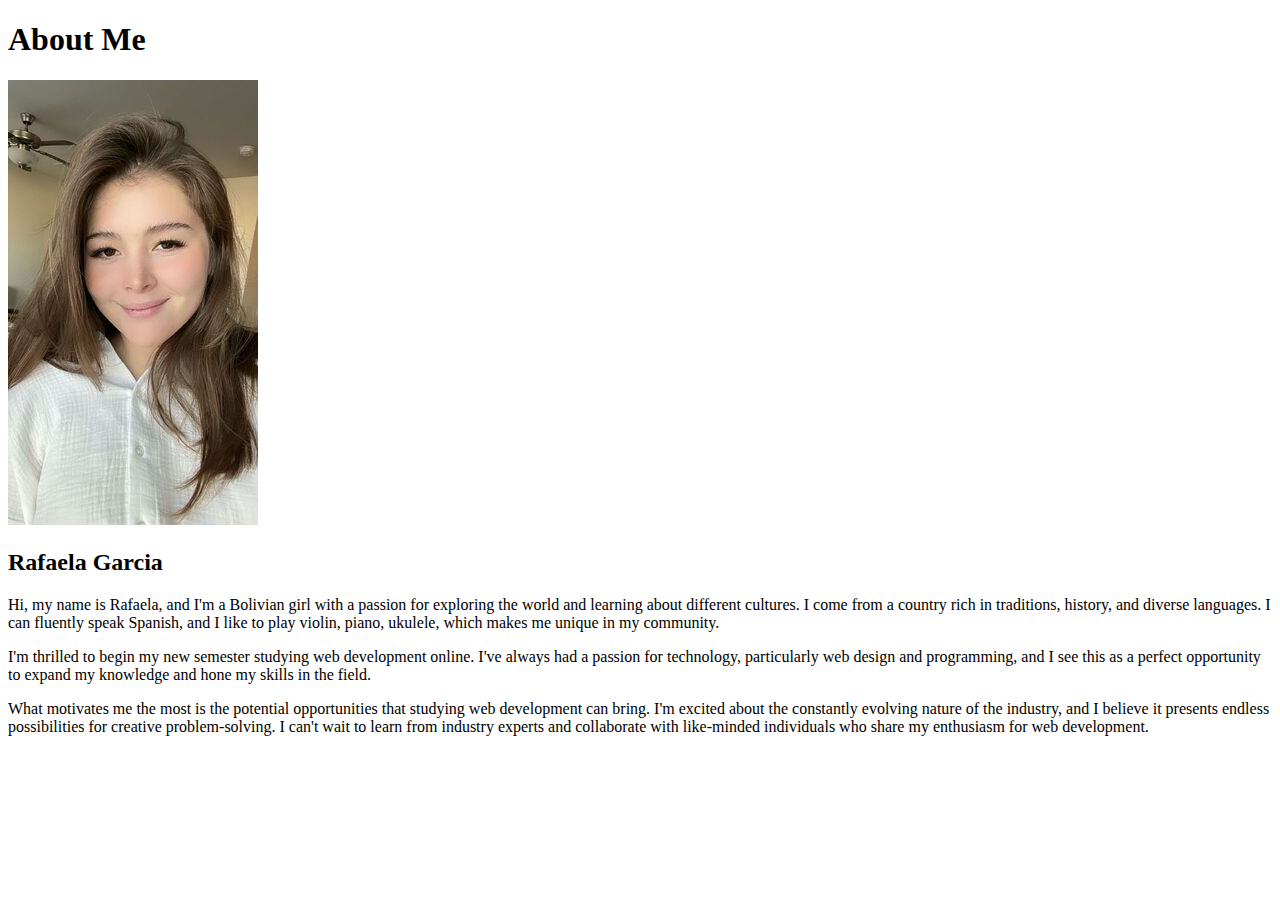
<file: aboutme/index.html>
<!DOCTYPE html>
<html lang="en">
<head>
    <meta charset="UTF-8">
    <meta http-equiv="X-UA-Compatible" content="IE=edge">
    <meta name="viewport" content="width=device-width, initial-scale=1.0">
    <title>All About Me!</title>
</head>
<body>
    
    <h1>About Me</h1>
    <img alt="Rafaela Picture" src="images/rafaela.jpg">
    <h2>Rafaela Garcia</h2>
    
    <p>Hi, my name is Rafaela, and I'm a Bolivian girl with a passion 
    for exploring the world and learning about different cultures. I 
    come from a country rich in traditions, history, and diverse 
    languages. I can fluently speak Spanish, and I like to 
    play violin, piano, ukulele, which makes me 
    unique in my community.</p>
    <p>I'm thrilled to begin my new semester studying web development online. 
    I've always had a passion for technology, particularly web design 
    and programming, and I see this as a perfect opportunity to expand 
    my knowledge and hone my skills in the field.</p>
    <p>What motivates me the most is the potential opportunities that studying
    web development can bring. I'm excited about the constantly evolving 
    nature of the industry, and I believe it presents endless possibilities 
    for creative problem-solving. I can't wait to learn from industry 
    experts and collaborate with like-minded individuals who share my enthusiasm 
    for web development.</p>

</body>
</html>
</file>
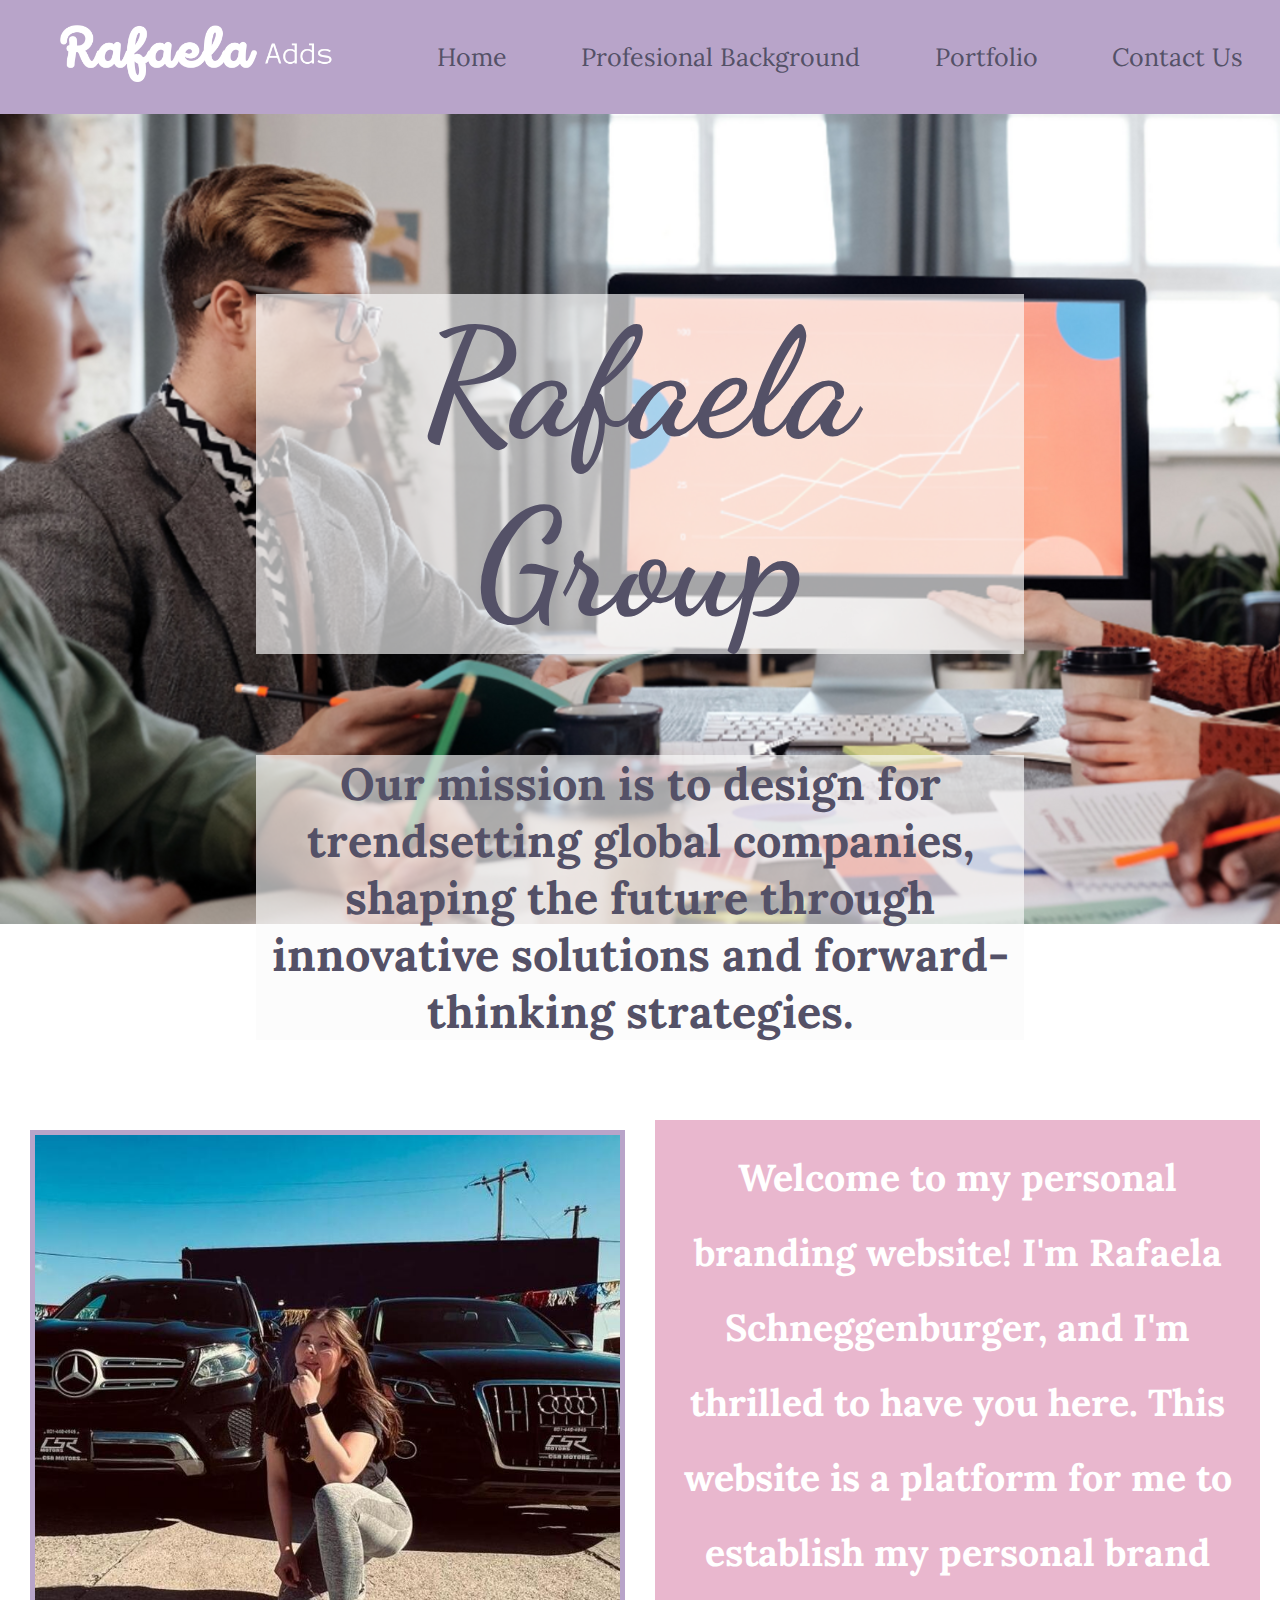
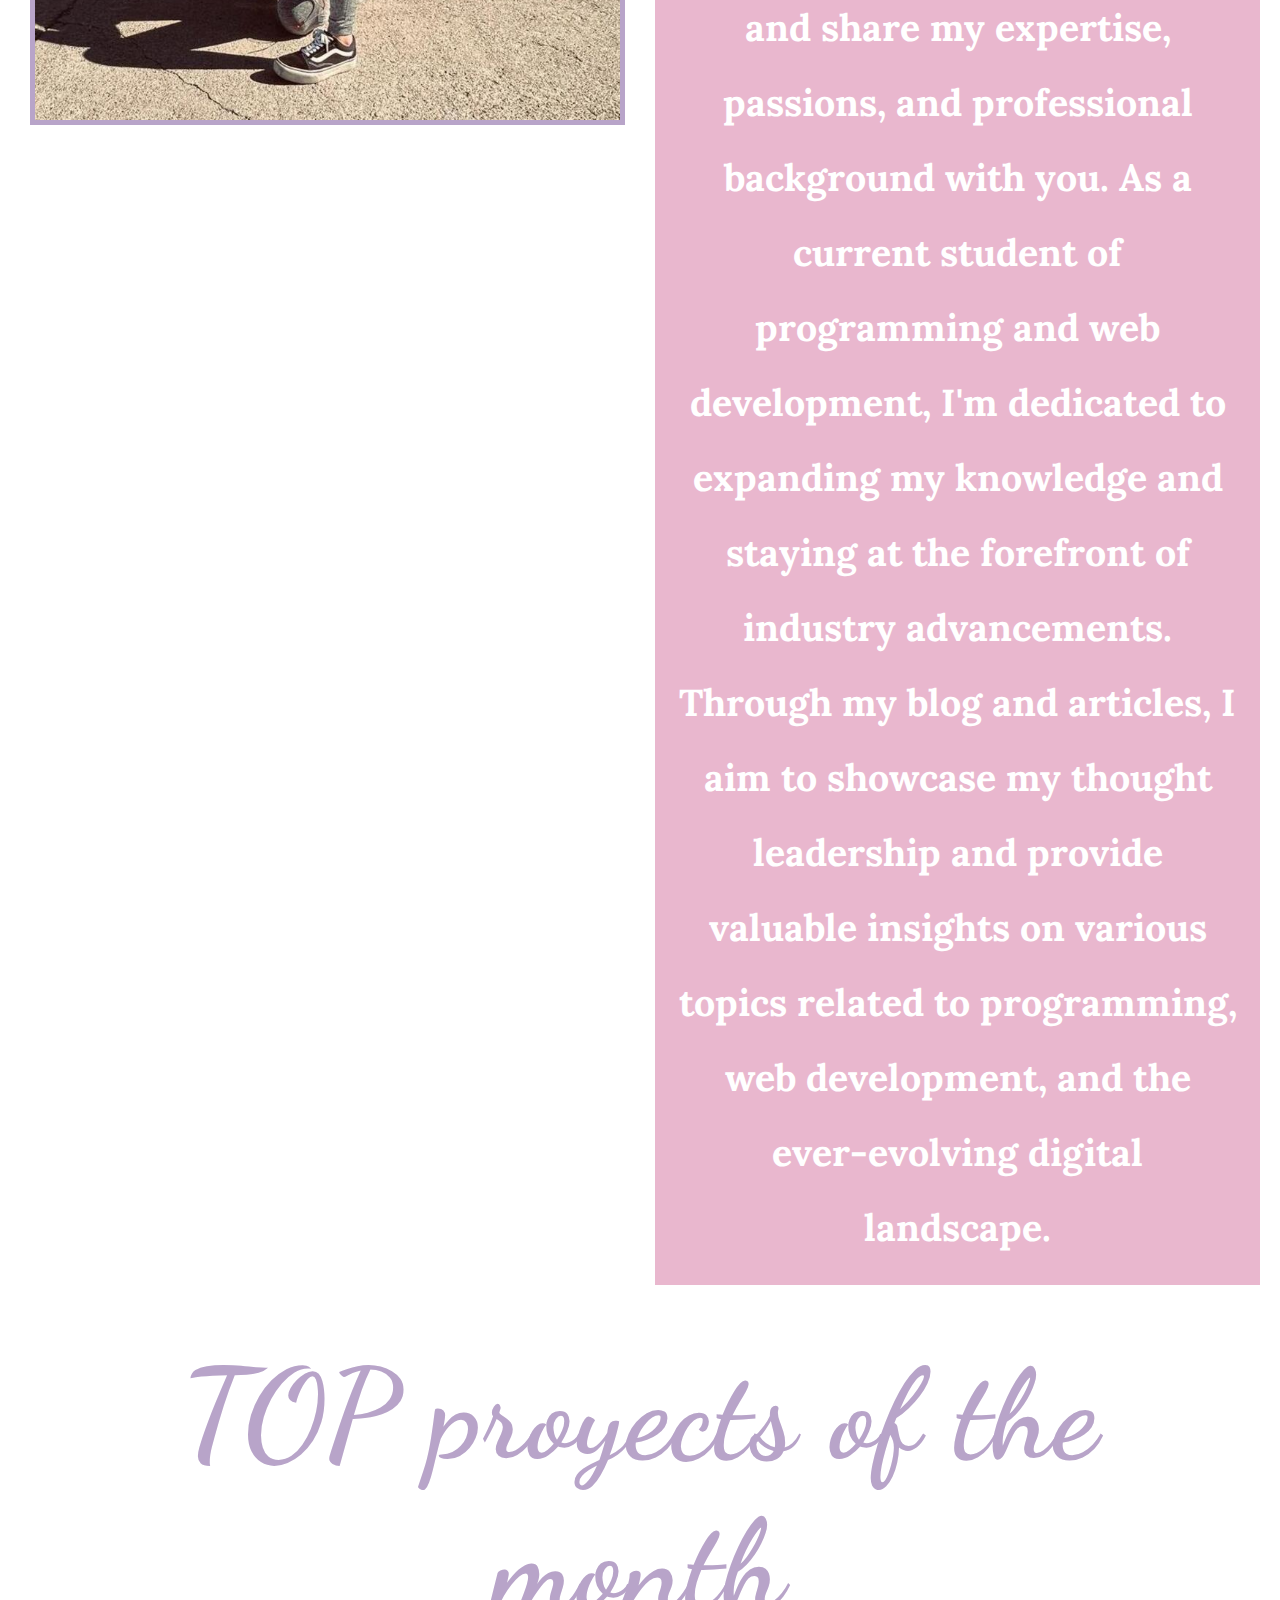
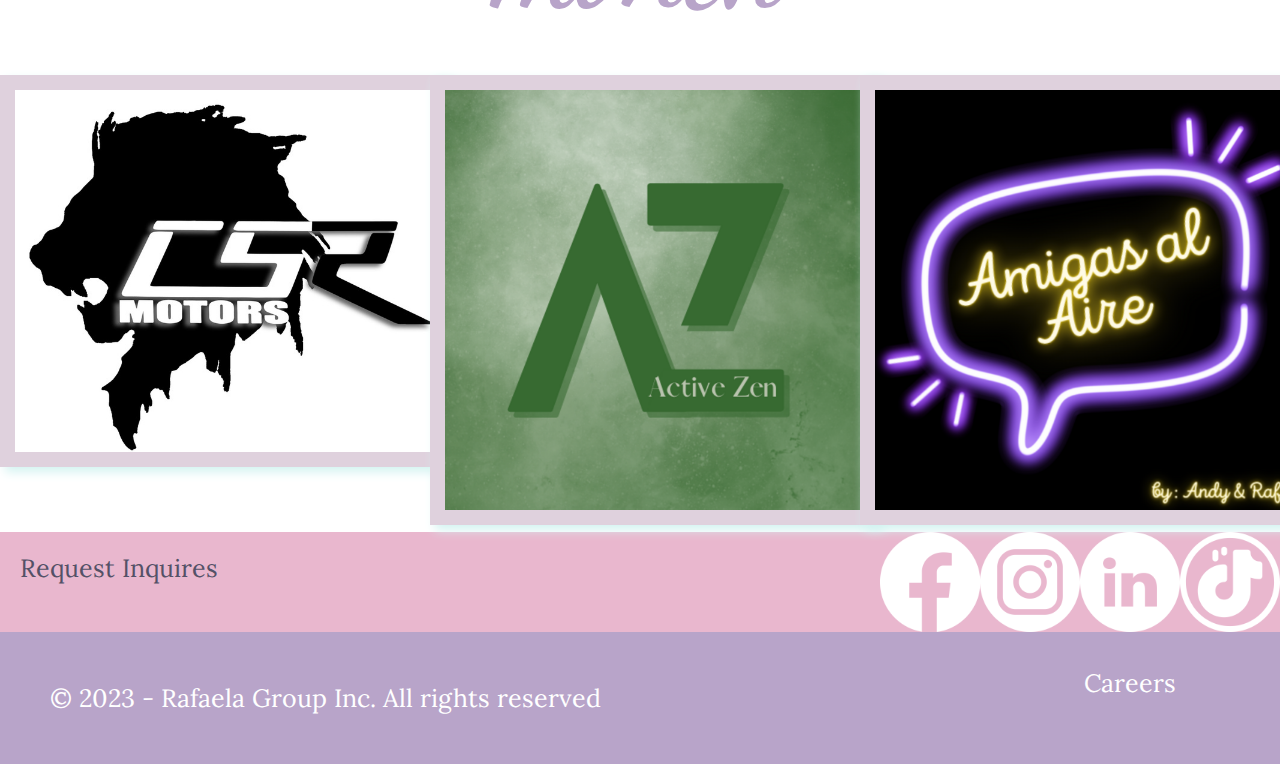
<file: rafaela/index.html>
<!DOCTYPE html>
<html lang="en">
<head>
    <meta charset="UTF-8">
    <meta http-equiv="X-UA-Compatible" content="IE=edge">
    <meta name="viewport" content="width=device-width, initial-scale=1.0">
    <meta name="Rafaela Schneggenburger" content="Rafaela Advertisement">
    <title>Rafaela Group | Advertisement - Personal Branding Website| Home</title>
    <link   rel="stylesheet" href="styles/style.css">
</head>
<body>
    <div>
        <header>
            <a id="logo_link" href="index.html">
                <img class="logo" src="imagen/header.png" alt="Rafaela Advertisement logo">
            </a>
            <nav>
                <a href="index.html">Home</a>
                <a href="professional.html">Profesional Background</a>
                <a href="portfolio.html">Portfolio</a>
                <a href="contactus.html">Contact Us</a>
            </nav>
        </header>
        <div id="home">
            <div id="home-box">
                <img src="imagen/home.png" alt="Home Company">
            </div>
            <section id="home-msg"> 
                <h1 class="home-title">Rafaela Group</h1>               
                <h4 class="home-mission">Our mission is to design for trendsetting global companies, shaping the future through innovative solutions and forward-thinking strategies.</h4>
            </section>
        </div>
        <main>
            <div id="ceo">   
                <div class="rafaela-ceo">
                    <a class="resume-click" href="professional.html">
                        <img class="rafaela-pic" src="imagen/5.jpg" alt="Rafaela Cars">
                    </a>
                </div>
                <div class="info">
                    <h1 class="info-company">
                    Welcome to my personal branding website! 
                    I'm Rafaela Schneggenburger, and I'm thrilled 
                    to have you here. This website is a platform 
                    for me to establish my personal brand and 
                    share my expertise, passions, and professional 
                    background with you. As a current student of 
                    programming and web development, I'm dedicated 
                    to expanding my knowledge and staying at the 
                    forefront of industry advancements. Through 
                    my blog and articles, I aim to showcase my 
                    thought leadership and provide valuable 
                    insights on various topics related to 
                    programming, web development, and the 
                    ever-evolving digital landscape.</h1>
                </div>
            </div>
            <section class="category">
                <h2>TOP proyects of the month</h2>
            </section>
            <div id="proyects">
                <a class="csr" href="https://www.csrmotor.com/" target="_blank">
                    <img class="proyect-img" src="imagen/csr.jpg" alt="csr icon">
                </a>
                <a class="active" href="https://www.activezenwear.com/" target="_blank">
                    <img class="proyect-img" src="imagen/active.png" alt="active icon">
                </a>
                <a class="rafting" href="https://amigas.html" target="_blank">
                    <img class="proyect-img" src="imagen/amigas.png" alt="amigas icon">
                </a>
            </div>
            <div id="upper">
                <a class='request' href="contactus.html">Request Inquires</a>
                <a href="https://facebook.com" target="_blank">
                    <img class="social" src="imagen/facebook.png" alt="fb icon">
                </a>
                <a href="https://instagram.com" target="_blank">
                    <img class="social" src="imagen/instagram.png" alt="instagram icon">
                </a>
                <a href="https://linkedin.com" target="_blank">
                    <img class="social" src="imagen/Linkedin.png" alt="linkedin icon">
                </a>
                <a href="https://tiktok.com" target="_blank">
                    <img class="social" src="imagen/tiktok.png" alt="tiktok icon">
                </a>
            </div>     
        </main>
        <footer>
            <div id="last">
                <p> &copy; 2023 - Rafaela Group Inc. All rights reserved</p>
                <a class="last-career" href="careers.html">Careers</a>
            </div>
            
        </footer>
    </div>
</body>
</html>
</file>
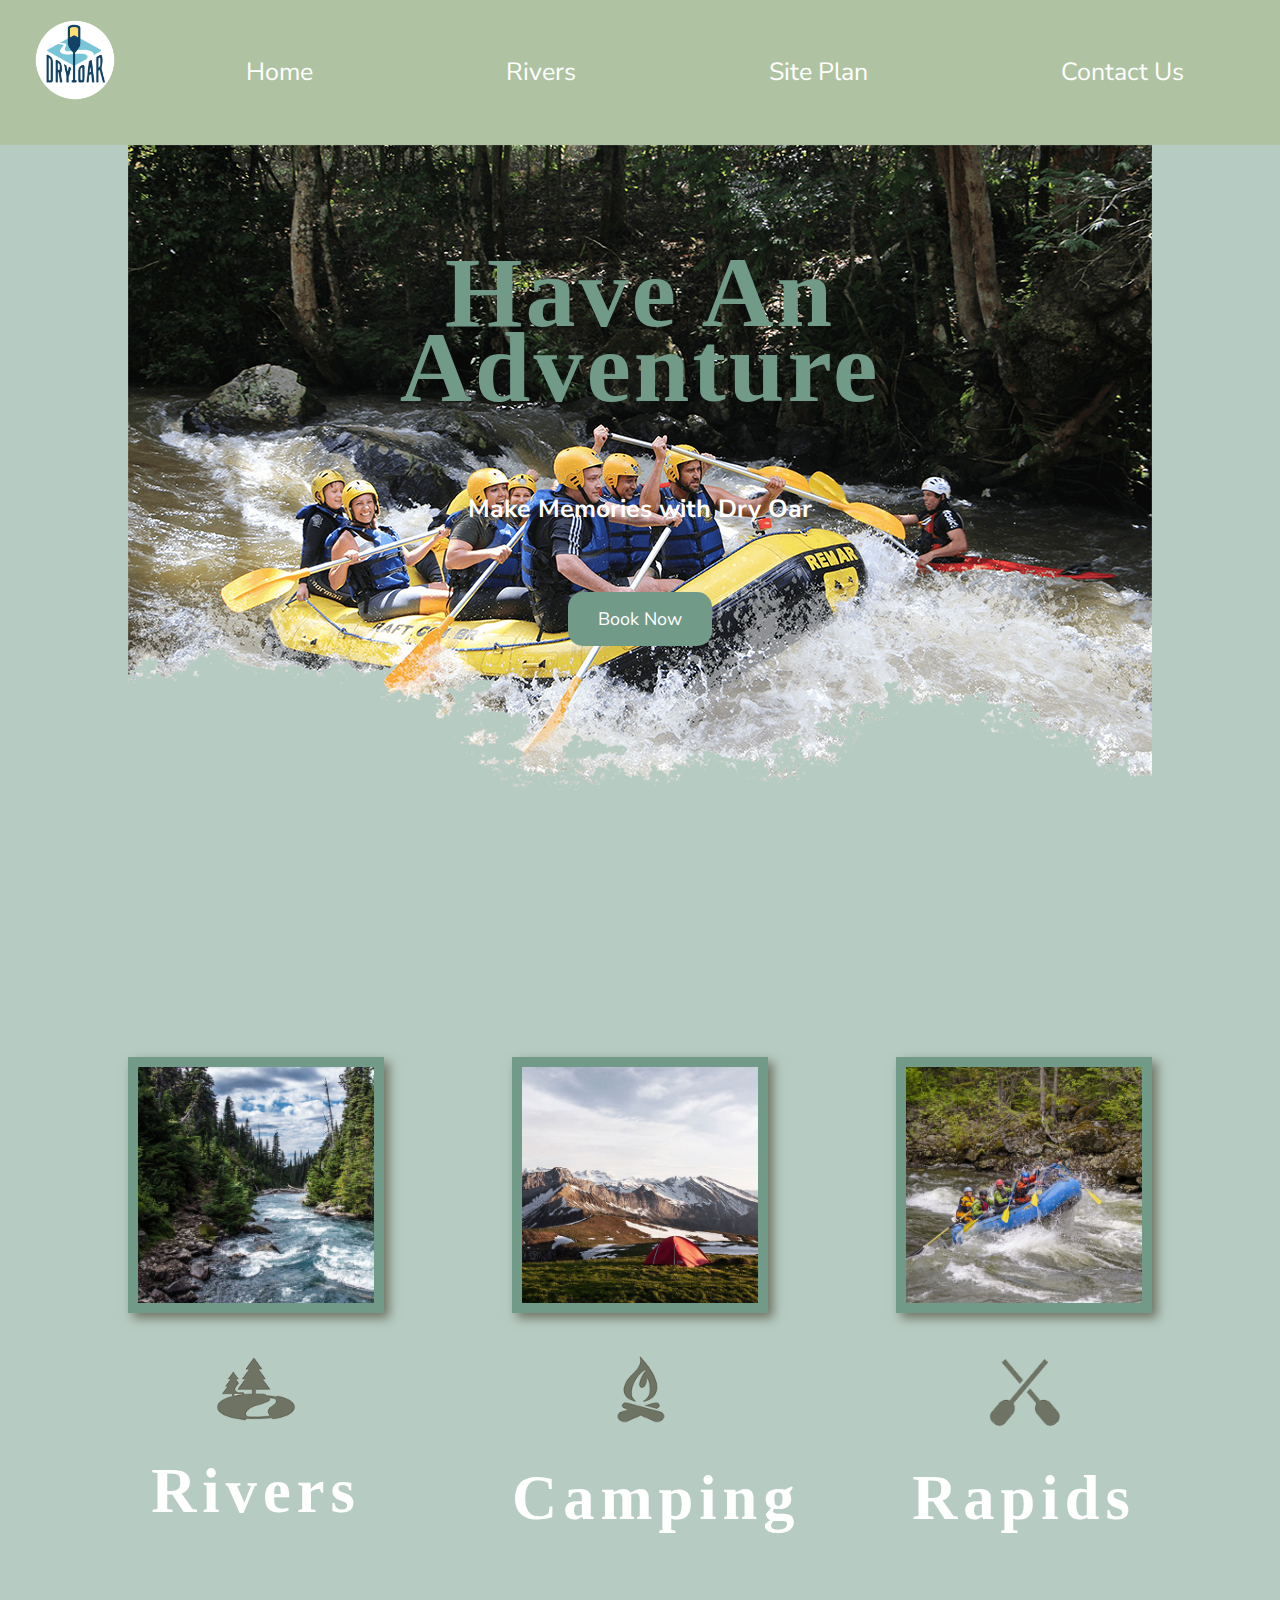
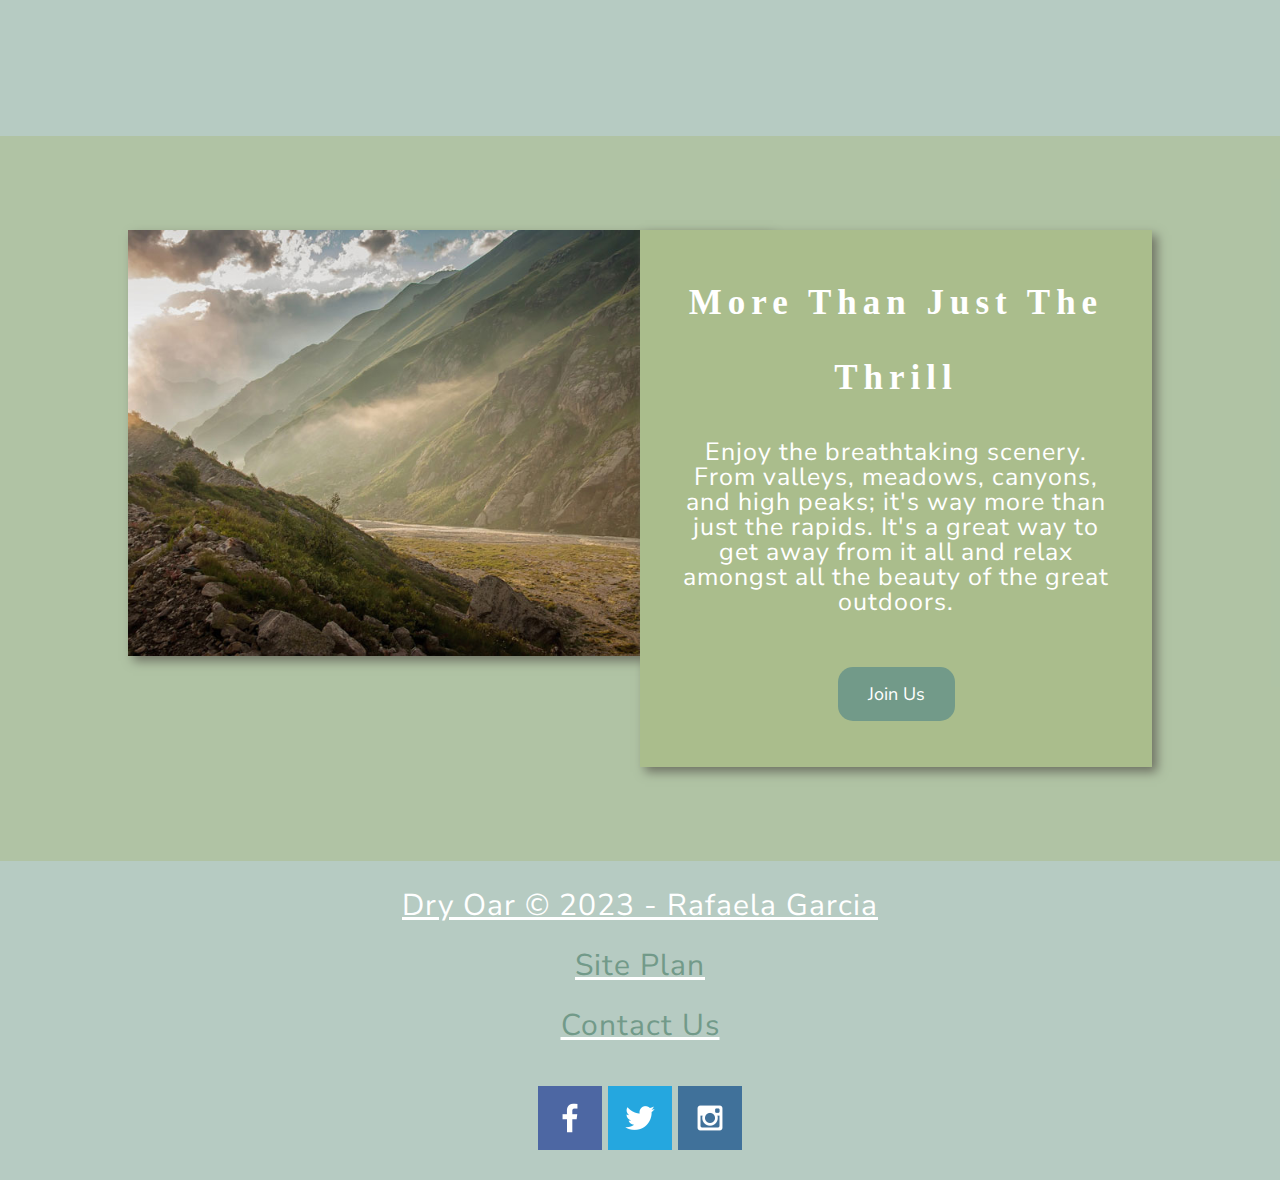
<file: wwr/index.html>
<!DOCTYPE html>
<html lang="en">
<head>
    <meta charset="UTF-8">
    <meta http-equiv="X-UA-Compatible" content="IE=edge">
    <meta name="viewport" content="width=device-width, initial-scale=1.0">
    <title>Whitewater Rafting Vacations | Dry Oar Boating | Home</title>
    <link   rel="stylesheet" href="styles/style.css">
</head>
<body>
    <div id="content">
        <header>
            <a id="logo_link" href="index.html">
                <img class="logo" src="images/logo.png" alt="Dry Oar Logo">
            </a>
            <nav>
                <a href="index.html">Home</a>
                <a href="rivers.html">Rivers</a>
                <a href="site-plan-rafting.html">Site Plan</a>
                <a href="contactus.html">Contact Us</a>
            </nav>
        </header>
        <div id="hero">
            <div id="hero-box">
                <img id="hero-img" src="images/hero.png" alt="People enjoying white water rafting">
            </div>
            <section id="hero-msg">
                <h1 class="home-title">Have An Adventure</h1>
                <h4>Make Memories with Dry Oar</h4>
                <div class="button-box">
                    <a class="book" href="contactus.html">Book Now</a>
                </div>
            </section>
        </div>
        <main class="home-grid">
            <section class="rivers-card">
                <img class="card-img" src="images/rivers.jpg" alt="river in forest">
                <img class="icon" src="images/river_icon.png" alt="river icon">
                <h2>Rivers</h2>
            </section>
            <section class="camping-card">
                <img class="card-img" src="images/camping.jpg" alt="tent in mountains">
                <img class="icon" src="images/fire_icon.png" alt="fire icon">
                <h2>Camping</h2>
            </section>
            <section class="rapids-card">
                <img class="card-img" src="images/rapids.jpg" alt="rafting boat">
                <img class="icon" src="images/oars.png" alt="oars icon">
                <h2>Rapids</h2>
            </section>
            <div id="background"></div>
            <img class="mountains" src="images/mountains.jpg" alt="Misty mountains">
            <section class="msg">
                <h2>More Than Just The Thrill</h2>
                <p>Enjoy the breathtaking scenery. From valleys, meadows, canyons, and high peaks; it's way more than just the rapids. It's a great way to get away from it all and relax amongst all the beauty of the great outdoors. </p>
                <a class='join' href="rivers.html">Join Us</a>
            </section>
        </main>
        <footer>
            <p>Dry Oar &copy; 2023 - Rafaela Garcia</p>
            <p><a href="site-plan-rafting.html">Site Plan</a></p>
            <p><a href="contactus.html">Contact Us</a></p>
            <div class="social">
                <a href="https://facebook.com" target="_blank">
                    <img src="images/facebook.png" alt="fb icon">
                </a>
                <a href="https://twitter.com" target="_blank">
                    <img src="images/twitter.png" alt="twitter icon">
                </a>
                <a href="https://instagram.com" target="_blank">
                    <img src="images/instagram.png" alt="instagram icon">
                </a>
            </div>
        </footer>
    </div>
</body>
</html>
</file>
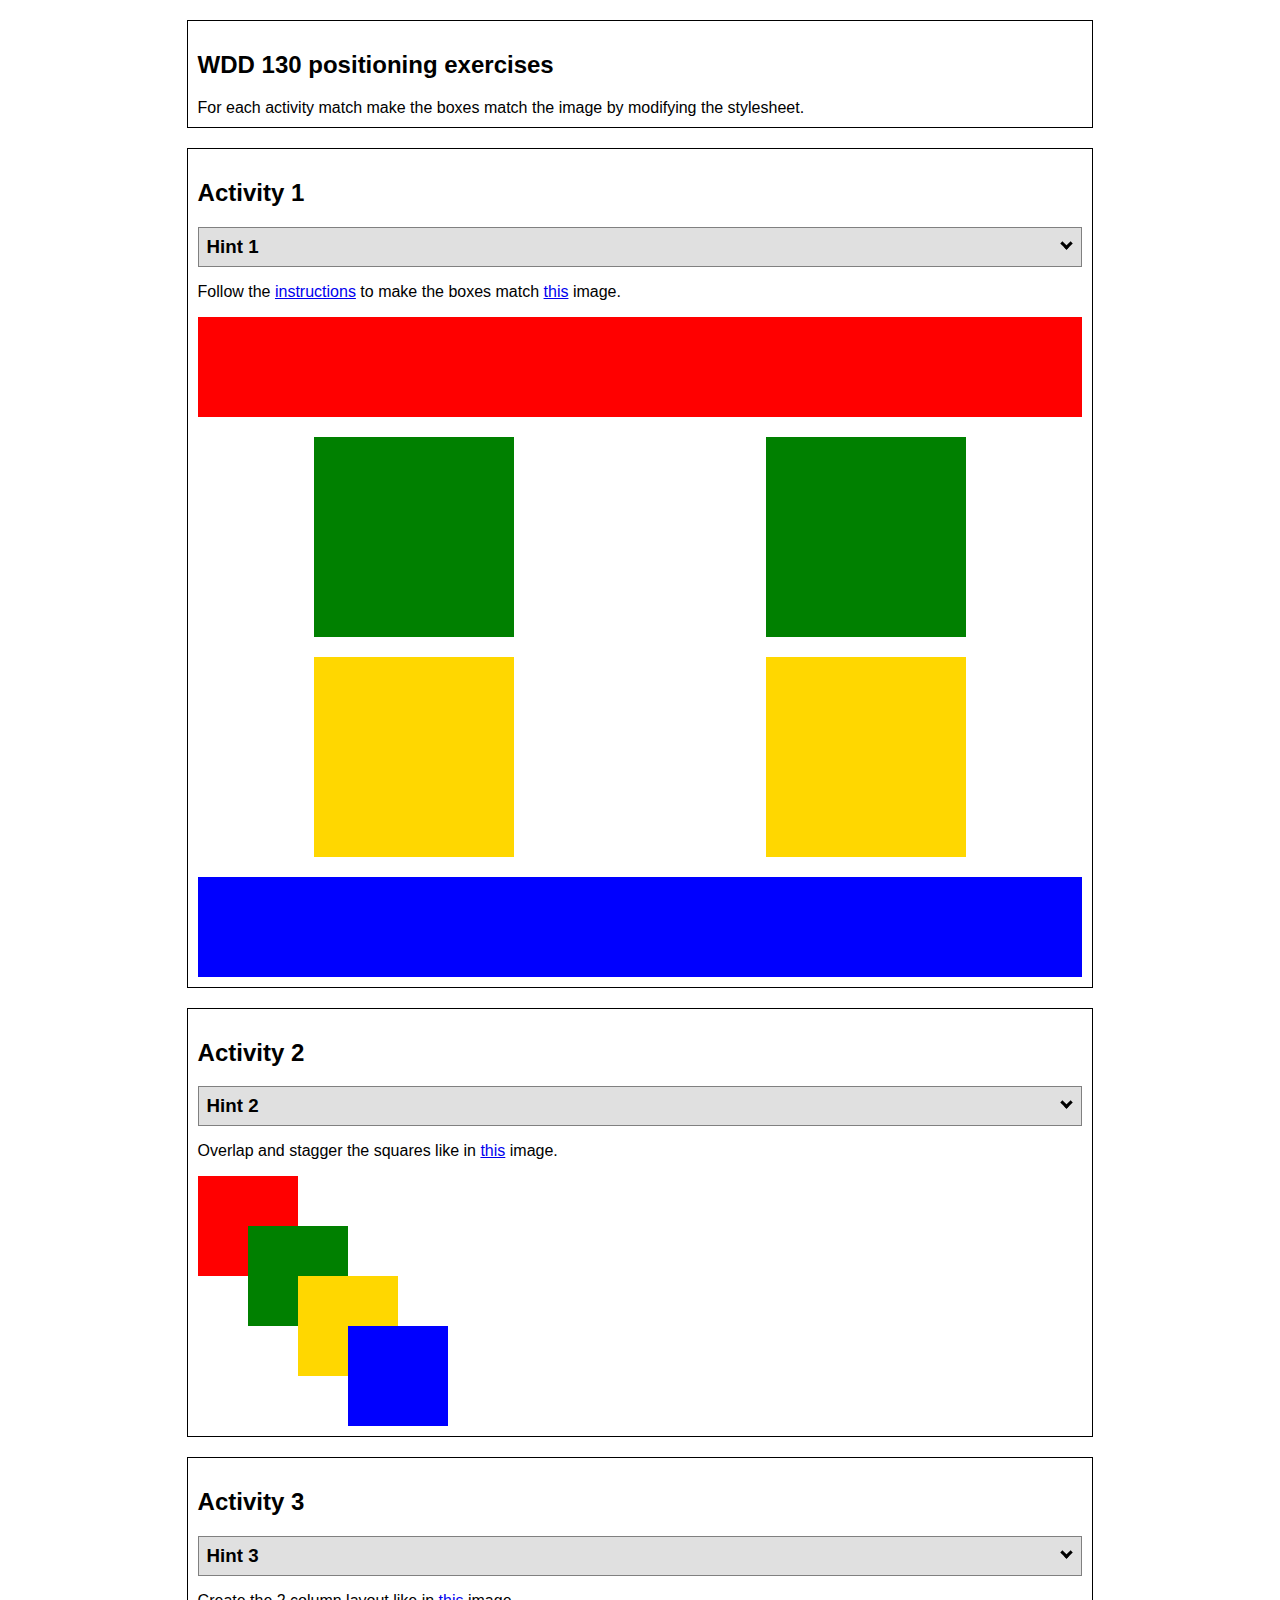
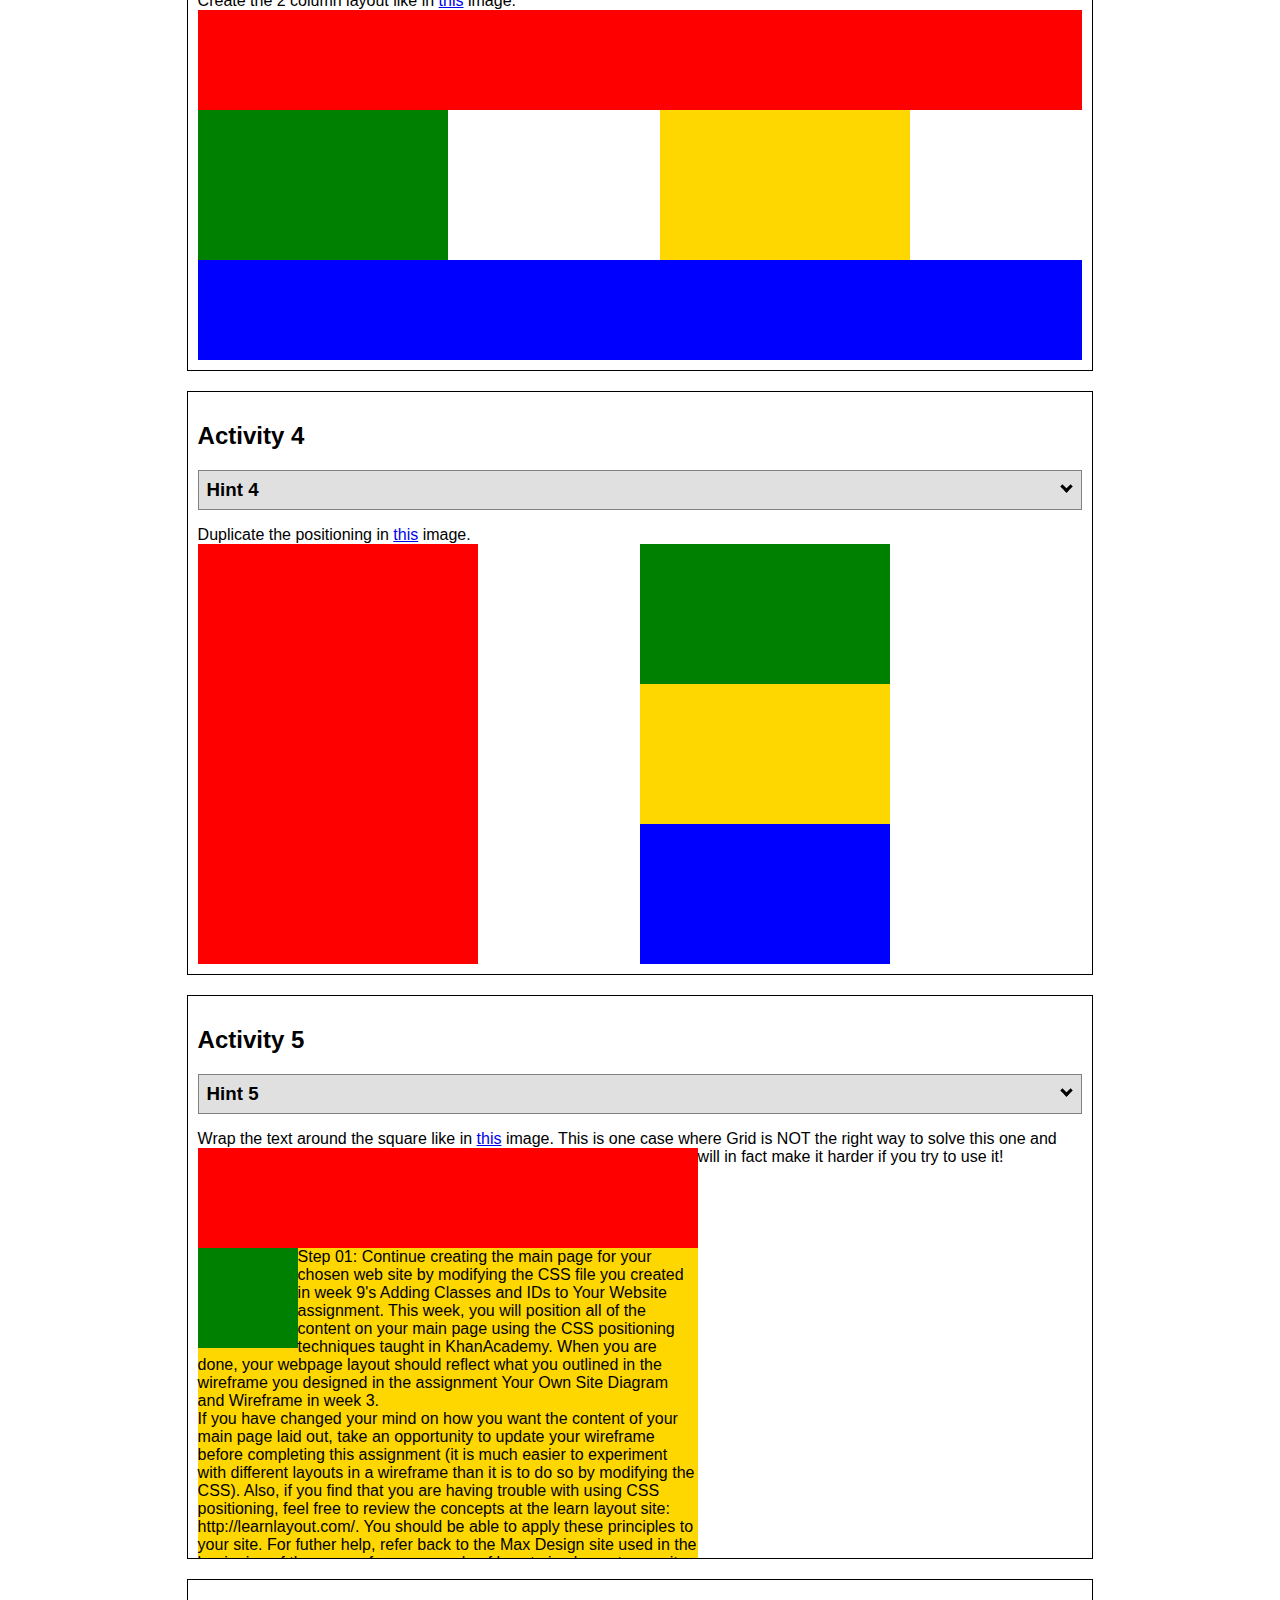
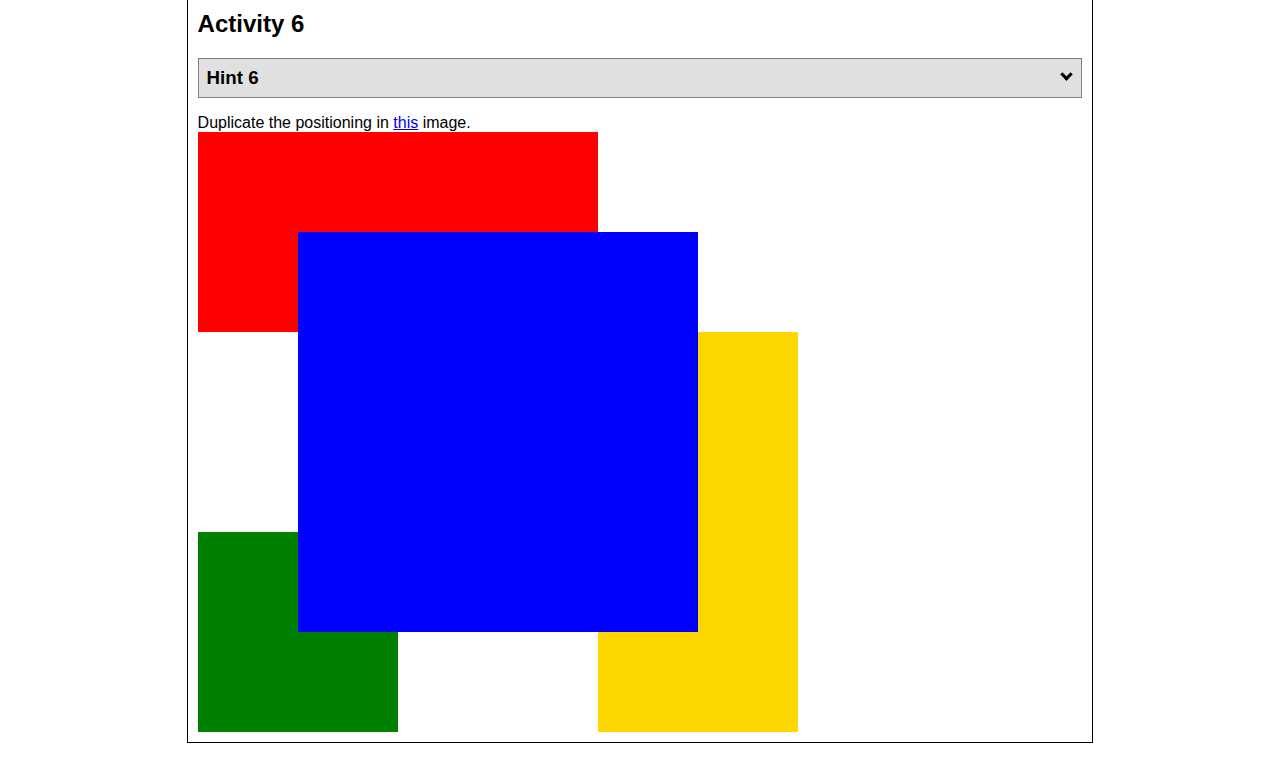
<file: positioning/positioning.html>
<!DOCTYPE html>
<html lang="en">
  <head>
    <!-- HTML - Name: positioning.html -->
    <title>Positioning Activity</title>
    <link rel="stylesheet" type="text/css" href="positionstyles.css" />
  </head>
  <body>
    <div class="activity">
      <h2>WDD 130 positioning exercises</h2>
      For each activity match make the boxes match the image by modifying the stylesheet.</div>
    <div class="activity">
      <h2>Activity 1</h2>
      <section class="hint"><input type="checkbox" ><i></i> <h3>Hint 1</h3><div><p>Check out the <a href="https://byui-wdd.github.io/wdd130/activities/w06-css-positioning.html" target="_blank">activity instructions</a> in Ilearn!</p></div></section>
      <p>Follow the <a href="https://byui-wdd.github.io/wdd130/activities/w06-css-positioning.html" target="_blank">instructions</a> to make the boxes match  <a href="https://byui-wdd.github.io/wdd130/images/example1.png" target="_blank">this</a> image.</p>
      <div class="content1" >
        <div class="red1" ></div>
        <div class="green1" ></div>
        <div class="green1" ></div>
        <div class="yellow1"></div>
        <div class="yellow1"></div>
        <div class="blue1"></div>
      </div>
    </div>
    <div class="activity">
      <h2>Activity 2</h2>
      <section class="hint"><input type="checkbox" > <h3>Hint 2</h3><i></i><div>
      <ul>
      <li>grid-template-columns: 50px 50px 50px 50px 50px </li></ul></div></section>
      <p>Overlap and stagger the squares like in <a href="https://byui-wdd.github.io/wdd130/images/example2.png" target="_blank">this</a> image.</p>
      <div class="content2" >
        <div class="red2" ></div>
        <div class="green2" ></div>
        <div class="yellow2"></div>
        <div class="blue2"></div>
      </div>
    </div>
    <div class="activity">
      <h2>Activity 3</h2>
      <section class="hint"><input type="checkbox" > <h3>Hint 3</h3><i></i><div><p>This one is going to be best solved with CSS Grid. Remember to make the boxes the right width first...then start moving them around. </p><h4>Properties used:</h4><ul><li>display:grid;</li><li>grid-template-columns:</li><li>grid-column-gap:</li>
        <li>grid-column:</li>  </ul></div></section>
      Create the 2 column layout like in <a href="https://byui-wdd.github.io/wdd130/images/example3.png" target="_blank">this</a>  image.
      <div class="content3" >
        <div class="red3" ></div>
        <div class="green3" ></div>
        <div class="yellow3"></div>
        <div class="blue3"></div>
      </div>
    </div>
    <div class="activity">
      <h2>Activity 4</h2>
      <section class="hint"><input type="checkbox" > <h3>Hint 4</h3><i></i><div><p>For the others we have been primarily concerned with width. For this one you will need to adjust height as well. </p><h4>Properties used:</h4><ul><li>display:grid;</li><li>grid-template-columns:</li><li>grid-row:</li></ul></div></section>
      Duplicate the positioning in <a href="https://byui-wdd.github.io/wdd130/images/example4.png" target="_blank">this</a> image. 
      <div class="content4" >
        <div class="red4" ></div>
        <div class="green4" ></div>
        <div class="yellow4"></div>
        <div class="blue4"></div>
      </div>
    </div>

    <div class="activity">
      <h2>Activity 5</h2>
      <section class="hint"><input type="checkbox" > <h3>Hint 5</h3><i></i><div><p>Grid is <strong>not</strong> the right way to do this.  In fact there is only one way to really do that...and that is with float. Remember that we float the thing we want the text to wrap around.  Also remember to start by making all the shapes the right size and shape.</p><h4>Properties used:</h4><ul><li>float: left;</li></ul></div></section>
      Wrap the text around the square like in <a href="https://byui-wdd.github.io/wdd130/images/example5.png" target="_blank">this</a> image. This is one case where Grid is NOT the right way to solve this one and will in fact make it harder if you try to use it!
      <div class="content5" >
        <div class="red5" ></div>
        <div class="green5" ></div>
        <div class="yellow5">Step 01: Continue creating the main page for your chosen web site by modifying the CSS file you created in week 9's Adding Classes and IDs to Your Website assignment. This week, you will position all of the content on your main page using the CSS positioning techniques taught in KhanAcademy. When you are done, your webpage layout should reflect what you outlined in the wireframe you designed in the assignment Your Own Site Diagram and Wireframe in week 3. <br />
          If you have changed your mind on how you want the content of your main page laid out, take an opportunity to update your wireframe before completing this assignment (it is much easier to experiment with different layouts in a wireframe than it is to do so by modifying the CSS). Also, if you find that you are having trouble with using CSS positioning, feel free to review the concepts at the learn layout site: http://learnlayout.com/. You should be able to apply these principles to your site. For futher help, refer back to the Max Design site used in the beginning of the course for an example of how to implement your site design.</div>
        <div class="blue5"></div>
      </div>
    </div>
    <div class="activity">
      <h2>Activity 6</h2>
      <section class="hint"><input type="checkbox" > <h3>Hint 6</h3><i></i><div><p>This one is all about visualizing the grid behind the layout. If you are having a hard time doing that first: all the sizes are even multiples of 100, and second here is another example with the lines drawn: <a href="https://byui-wdd.github.io/wdd130/images/example6-hint.png" target="_blank">example 6 with lines</a>. For this one you will find it easiest if you use px for the column width. You can also use <kbd>z-index</kbd> to control the element layering.    </p><h4>Properties used:</h4><ul><li>display:grid;</li><li>grid-template-columns:</li><li>grid-column:</li><li>grid-row:</li><li><a href="https://www.w3schools.com/cssref/pr_pos_z-index.asp" target="_blank">z-index:</a></li></ul></div></section>
      Duplicate the positioning in <a href="https://byui-wdd.github.io/wdd130/images/example6.png" target="_blank">this</a> image.
      <div class="content6" >
        <div class="red6" ></div>
        <div class="green6" ></div>
        <div class="yellow6"></div>
        <div class="blue6"></div>
      </div>
    </div>
  </body>
</html>
</file>
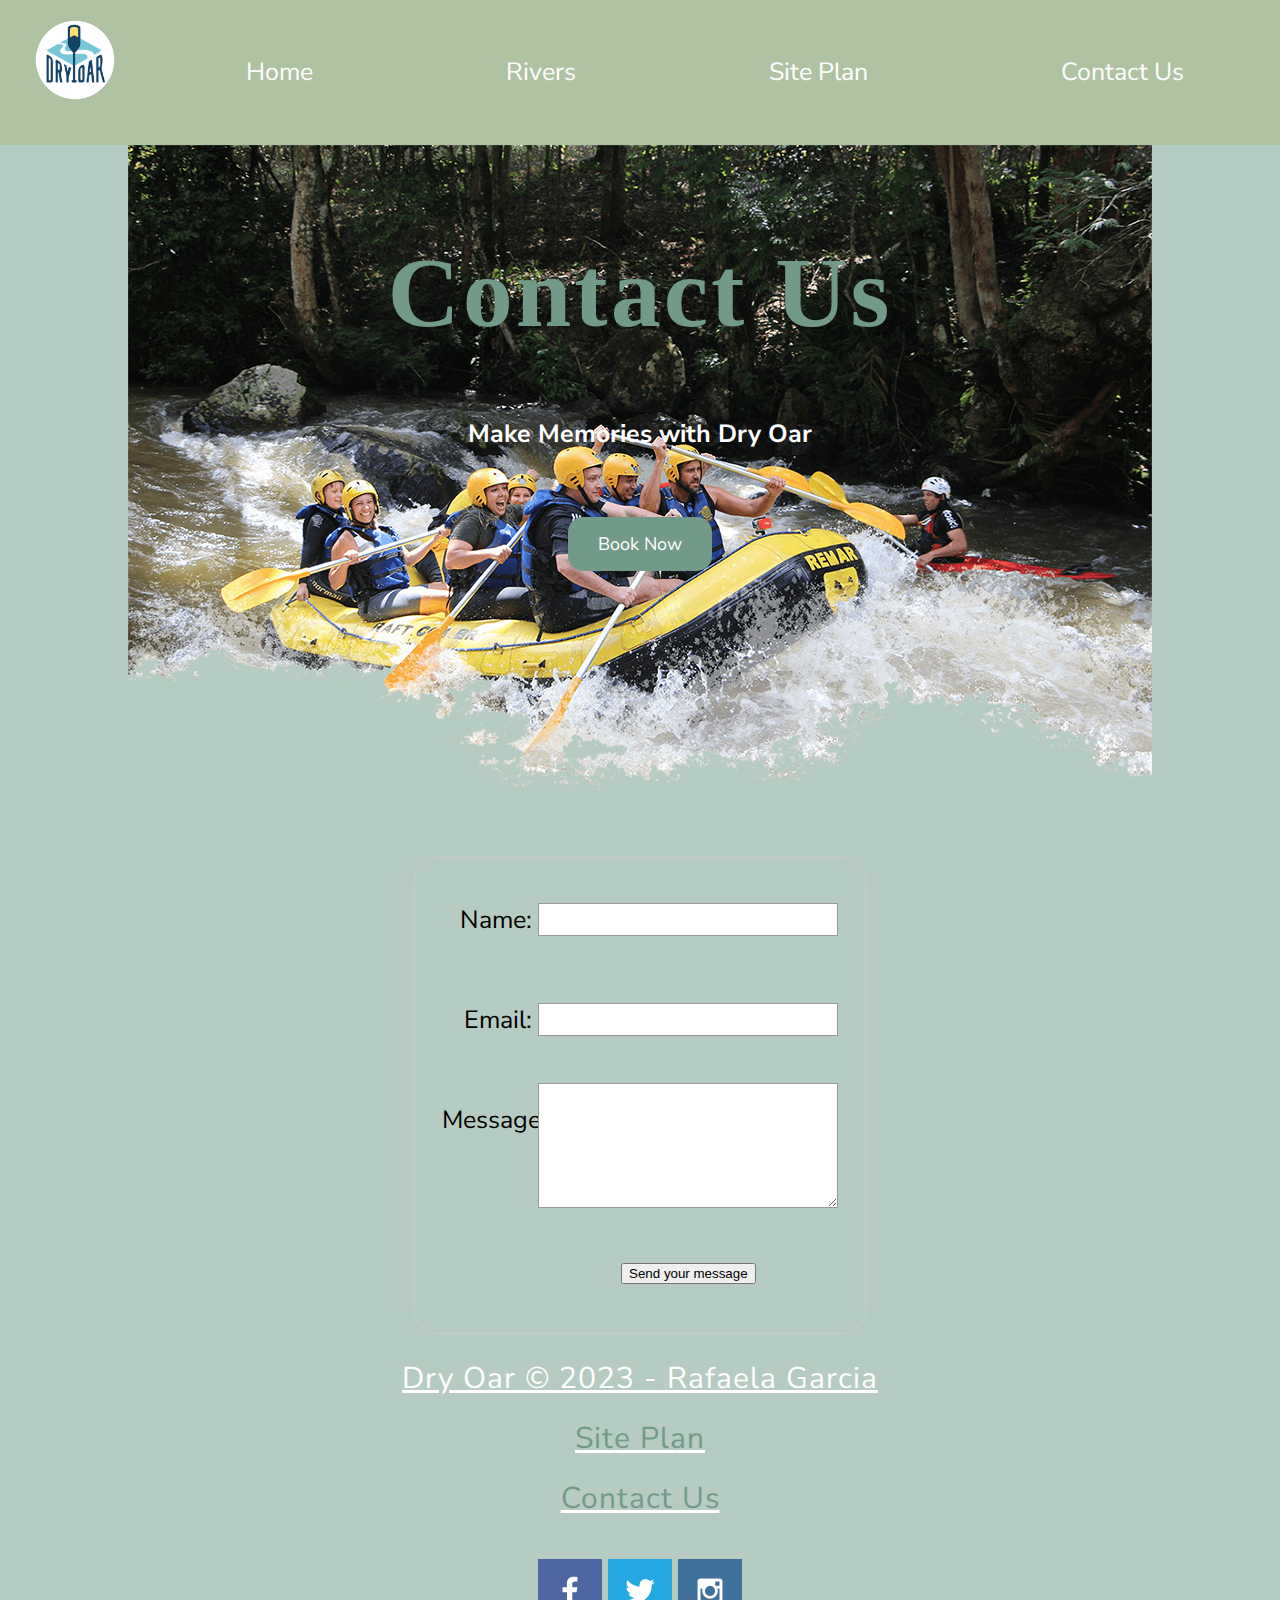
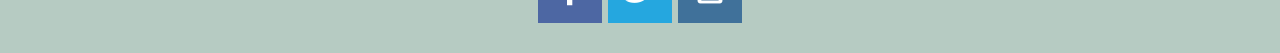
<file: wwr/contactus.html>
<!DOCTYPE html>
<html lang="en">
<head>
    <meta charset="UTF-8">
    <meta http-equiv="X-UA-Compatible" content="IE=edge">
    <meta name="viewport" content="width=device-width, initial-scale=1.0">
    <title>Whitewater Rafting Vacations | Dry Oar Boating | Home</title>
    <link   rel="stylesheet" href="styles/style.css">
    <style>
        form {
            /* Center the form on the page */
            margin: 0 auto;
            width: 400px;
            /* Form outline */
            padding: 1em;
            border: 1px solid #ccc;
            border-radius: 1em;
        }

        ul {
            list-style: none;
            padding: 0;
            margin: 0;
        }

        form li + li {
            margin-top: 1em;
        }

        label {
            /* Uniform size & alignment */
            display: inline-block;
            width: 90px;
            text-align: right;
        }

        input, textarea {
            /* To make sure that all text fields have the same font settings
                By default, textareas have a monospace font */
            font: 1em sans-serif;

            /* Uniform text field size */
            width: 300px;
            box-sizing: border-box;

            /* Match form field borders */
            border: 1px solid #999;
        }

        input:focus,textarea:focus {
            /* Additional highlight for focused elements */
            border-color: #ffffff;
            }

        textarea {
            /* Align multiline text fields with their labels */
            vertical-align: top;

            /* Provide space to type some text */
            height: 5em;
        }

        .button {
            /* Align buttons with the text fields */
            padding-left: 90px; /* same size as the label elements */
        }

        button {
            /* This extra margin represent roughly the same space as the space
                between the labels and their text fields */
            margin-left: 0.5em;
        }  
        #feedback {
            background-color: antiquewhite;
            position: absolute;
            top: 0;
            left: 0;
            right: 0;
            padding: .5em;
            /* make this element invisible until we are ready for it */
            display: none;      
        }
        .moveDown {
            margin-top: 3em;
        }
    </style>
</head>

<body>
    <div id="content">
        <header>
            <a id="logo_link" href="index.html">
                <img class="logo" src="images/logo.png" alt="Dry Oar Logo">
            </a>
            <nav>
                <a href="index.html">Home</a>
                <a href="rivers.html">Rivers</a>
                <a href="site-plan-rafting.html">Site Plan</a>
                <a href="contactus.html">Contact Us</a>
            </nav>
        </header>
        <div id="hero">
            <div id="hero-box">
                <img id="hero-img" src="images/hero.png" alt="People enjoying white water rafting">
            </div>
            <section id="hero-msg">
                <h1 class="home-title">Contact Us</h1>
                <h4>Make Memories with Dry Oar</h4>
                <div class="button-box">
                    <a class="book" href="contactus.html">Book Now</a>
                </div>
            </section>
        </div>
        
        <main>
            <div id="feedback"></div>
            <form action="/my-handling-form-page" method="post">
                <ul>
                    <li>
                      <label for="name">Name:</label>
                      <input type="text" id="name" name="user_name" />
                    </li>
                    <li>
                      <label for="mail">Email:</label>
                      <input type="email" id="mail" name="user_email" />
                    </li>
                    <li>
                      <label for="msg">Message:</label>
                      <textarea id="msg" name="user_message"></textarea>
                    </li>
                    <li class="button">
                        <button type="submit">Send your message</button>
                    </li>
                </ul> 
            </form>

        </main>
        <footer>
            <p>Dry Oar &copy; 2023 - Rafaela Garcia</p>
            <p><a href="site-plan-rafting.html">Site Plan</a></p>
            <p><a href="contactus.html">Contact Us</a></p>
            <div class="social">
                <a href="https://facebook.com" target="_blank">
                    <img src="images/facebook.png" alt="fb icon">
                </a>
                <a href="https://twitter.com" target="_blank">
                    <img src="images/twitter.png" alt="twitter icon">
                </a>
                <a href="https://instagram.com" target="_blank">
                    <img src="images/instagram.png" alt="instagram icon">
                </a>
            </div>
        </footer>
    </div>
    <script>
        // get the feedback div element so we can do something with it.
        const feedbackElement = document.getElementById('feedback');
        // get the form so we can read what was entered in it.
        const formElement = document.forms[0];
        // add a 'listener' to wait for a submission of our form. When that happens run the code below.
        formElement.addEventListener('submit', function(e) {
            // stop the form from doing the default action.
            e.preventDefault();
            // set the contents of our feedback element to a message letting the user know the form was submitted successfully. Notice that we pull the name that was entered in the form to personalize the message!
            feedbackElement.innerHTML = 'Hello '+ formElement.user_name.value +'! Thank you for your message. We will get back with you as soon as possible!';
            // make the feedback element visible.
            feedbackElement.style.display = "block";
            // add a class to move everything down so our message doesn't cover it.
            document.body.classList.toggle('moveDown');
        });
    </script>

</body>
</html>
</file>
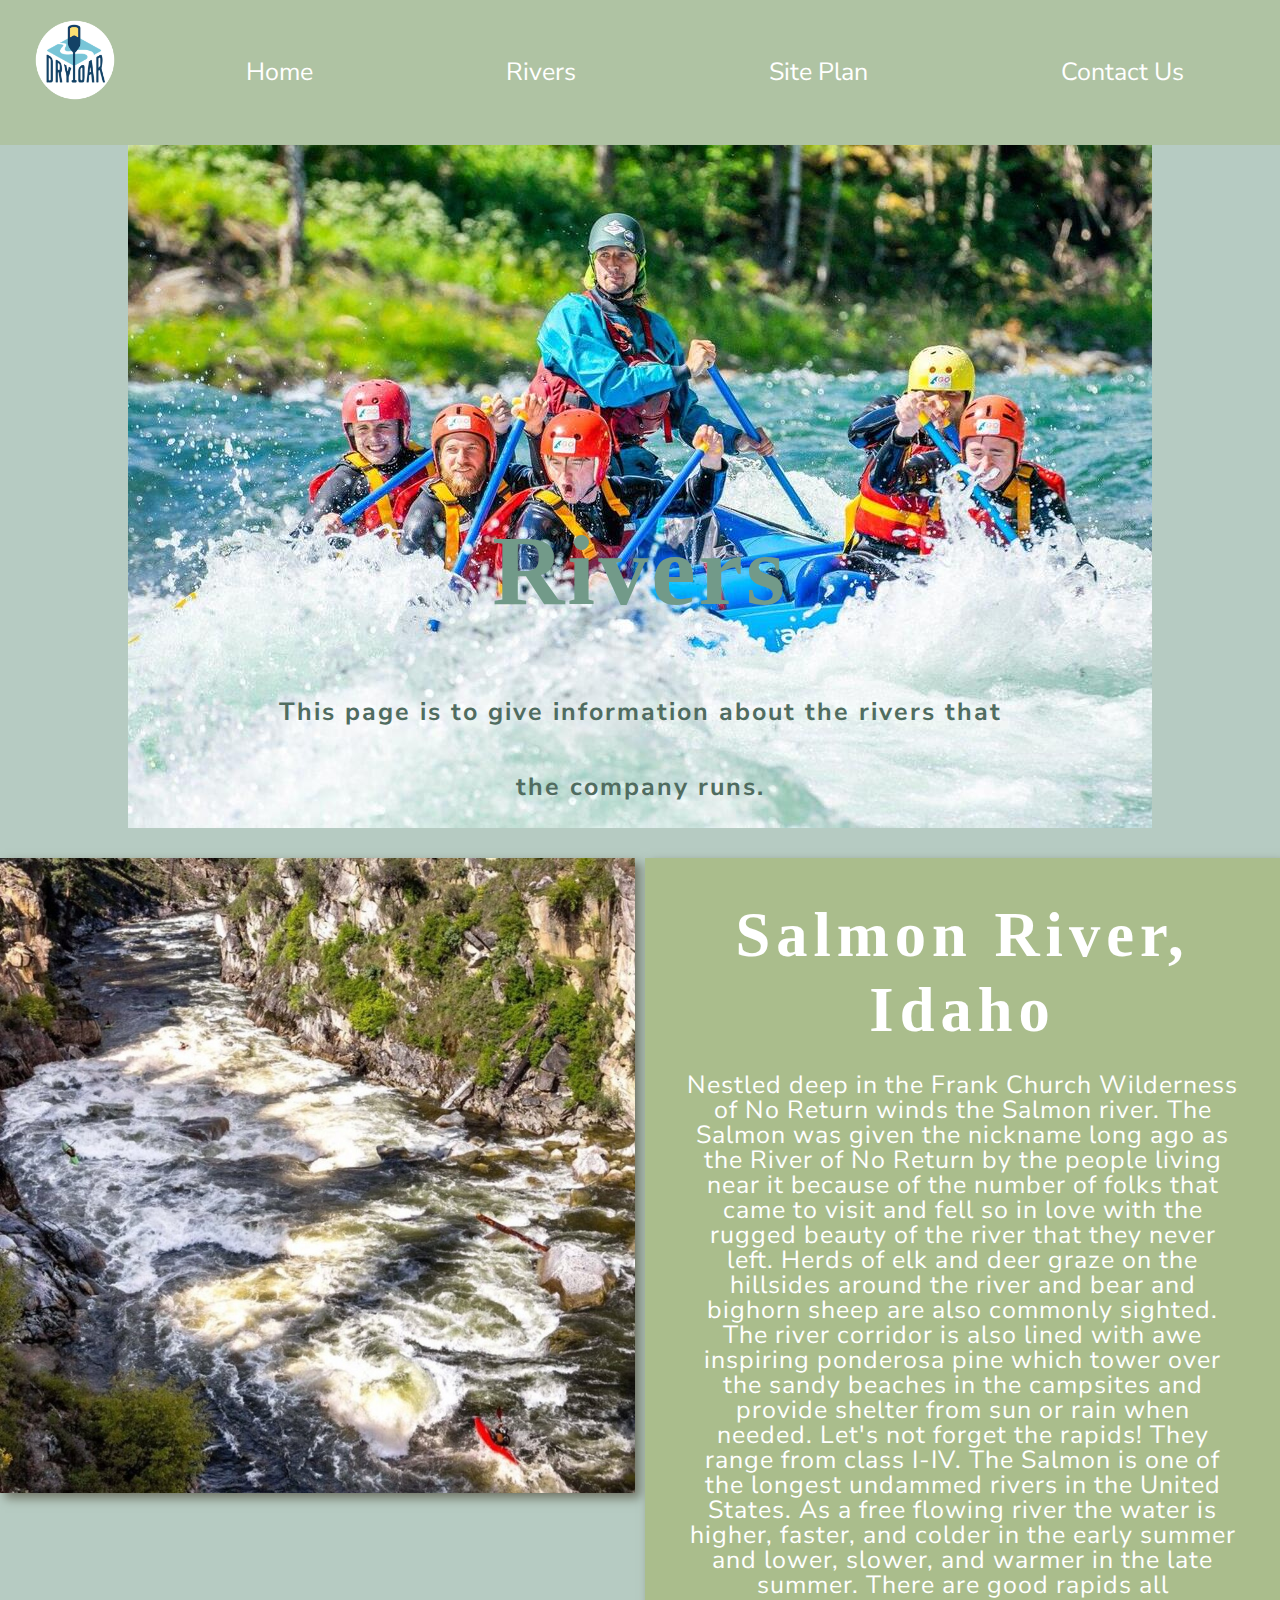
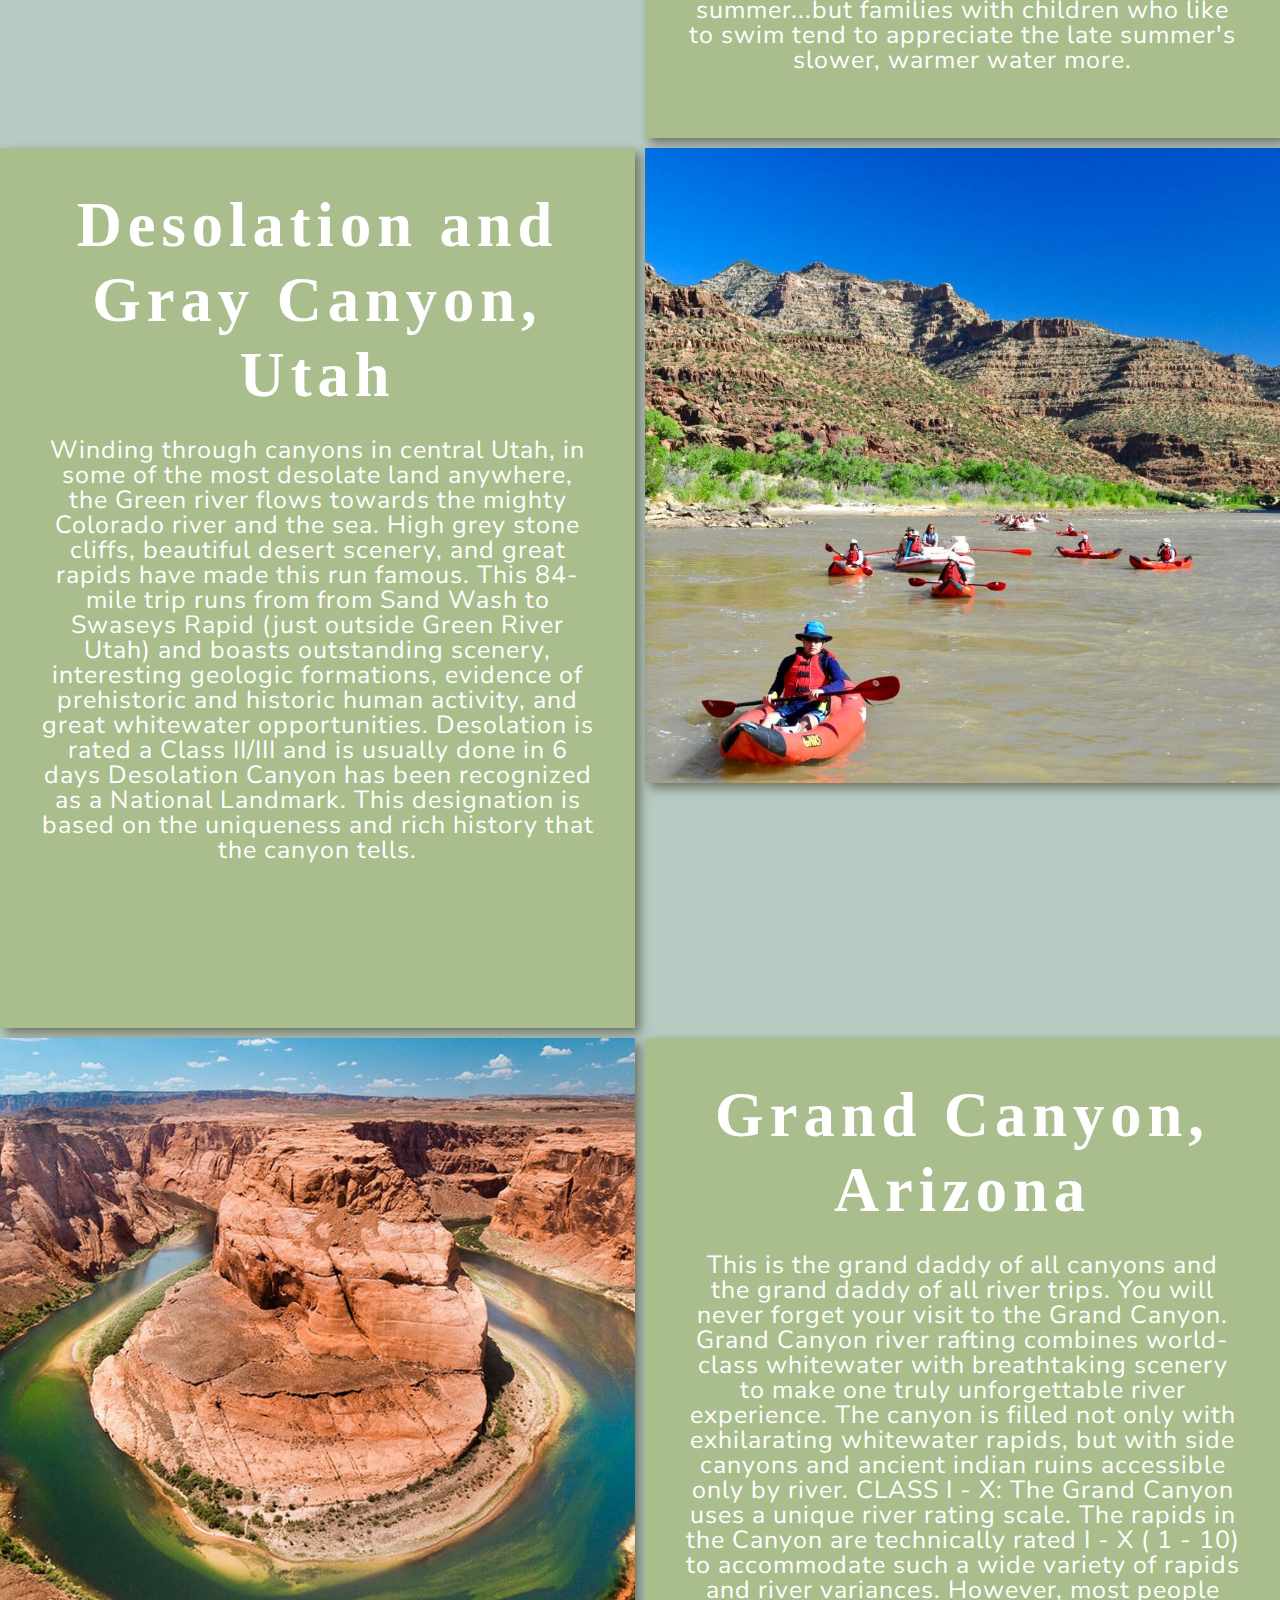
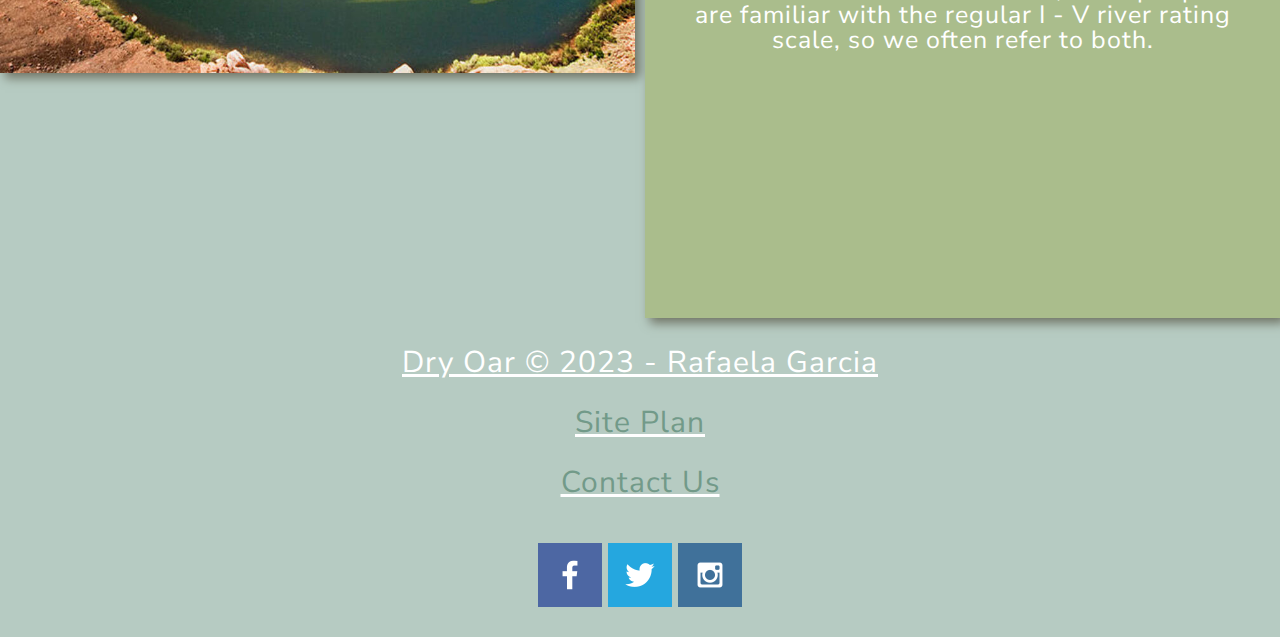
<file: wwr/rivers.html>
<!DOCTYPE html>
<html lang="en">
<head>
    <meta charset="UTF-8">
    <meta http-equiv="X-UA-Compatible" content="IE=edge">
    <meta name="viewport" content="width=device-width, initial-scale=1.0">
    <title>Whitewater Rafting Vacations | Dry Oar Boating | Home</title>
    <link   rel="stylesheet" href="styles/style.css">
</head>
<body>
    <div id="content">
        <header>
            <a id="logo_link" href="index.html">
                <img class="logo" src="images/logo.png" alt="Dry Oar Logo">
            </a>
            <nav>
                <a href="index.html">Home</a>
                <a href="rivers.html">Rivers</a>
                <a href="site-plan-rafting.html">Site Plan</a>
                <a href="contactus.html">Contact Us</a>
            </nav>
        </header>
        <div id="river">
            <div id="river-box">
                <img id="hero-img" src="images/river.jpg" alt="People enjoying white water rafting">
            </div>
            <section id="river-msg">
                <h1 class="home-title">Rivers</h1>
                <h4 class="river-msg">This page is to give information about the rivers that the company runs.</h4>
            </section>
        </div>
        <main class="river-grid">
            <img class="river-img1" src="images/salmon1.jpg" alt="Salmon River, Idaho">
            <section class="river-msg1">   
                <h2>Salmon River, Idaho</h2>
                <p>Nestled deep in the Frank Church Wilderness of No Return winds the Salmon river. The Salmon was given the nickname long ago as the River of No Return by the people living near it because of the number of folks that came to visit and fell so in love with the rugged beauty of the river that they never left.
                Herds of elk and deer graze on the hillsides around the river and bear and bighorn sheep are also commonly sighted. The river corridor is also lined with awe inspiring ponderosa pine which tower over the sandy beaches in the campsites and provide shelter from sun or rain when needed.
                Let's not forget the rapids! They range from class I-IV. The Salmon is one of the longest undammed rivers in the United States. As a free flowing river the water is higher, faster, and colder in the early summer and lower, slower, and warmer in the late summer. There are good rapids all summer...but families with children who like to swim tend to appreciate the late summer's slower, warmer water more.</p>
            </section>
            <img class="river-img2" src="images/gray2.jpg" alt="Gray Canyon, Utah">
            <section class="river-msg2">
                <h2>Desolation and Gray Canyon, Utah</h2>
                <p>Winding through canyons in central Utah, in some of the most desolate land anywhere, the Green river flows towards the mighty Colorado river and the sea. High grey stone cliffs, beautiful desert scenery, and great rapids have made this run famous. This 84-mile trip runs from from Sand Wash to Swaseys Rapid (just outside Green River Utah) and boasts outstanding scenery, interesting geologic formations, evidence of prehistoric and historic human activity, and great whitewater opportunities.
                Desolation is rated a Class II/III and is usually done in 6 days
                Desolation Canyon has been recognized as a National Landmark.  This designation is based on the uniqueness and rich history that the canyon tells.</p>
            </section>
            <img class="river-img3" src="images/grand3.jpg" alt="Grand Canyon, Arizona">
            <section class="river-msg3">
                <h2>Grand Canyon, Arizona</h2>
                <p>This is the grand daddy of all canyons and the grand daddy of all river trips. You will never forget your visit to the Grand Canyon.
                Grand Canyon river rafting combines world-class whitewater with breathtaking scenery to make one truly unforgettable river experience. The canyon is filled not only with exhilarating whitewater rapids, but with side canyons and ancient indian ruins accessible only by river.
                CLASS I - X: The Grand Canyon uses a unique river rating scale. The rapids in the Canyon are technically rated I - X ( 1 - 10) to accommodate such a wide variety of rapids and river variances. However, most people are familiar with the regular I - V river rating scale, so we often refer to both.</p>
            </section>
        </main>
        <footer>
            <p>Dry Oar &copy; 2023 - Rafaela Garcia</p>
            <p><a href="site-plan-rafting.html">Site Plan</a></p>
            <p><a href="contactus.html">Contact Us</a></p>
            <div class="social">
                <a href="https://facebook.com" target="_blank">
                    <img src="images/facebook.png" alt="fb icon">
                </a>
                <a href="https://twitter.com" target="_blank">
                    <img src="images/twitter.png" alt="twitter icon">
                </a>
                <a href="https://instagram.com" target="_blank">
                    <img src="images/instagram.png" alt="instagram icon">
                </a>
            </div>
        </footer>
    </div>
</body>
</html>
</file>
<file: rafaela/styles/style.css>
@import url('https://fonts.googleapis.com/css2?family=Dancing+Script:wght@700&family=Lora&display=swap"rel="stylesheet');

body {
    background-color: white;
    font-family: Lora, Helvetica, sans-serif;
    font-size: 25px;
    margin: 0;
    padding: 0;
}

header {
    background-color: #b8a4c9;
    display: grid;
    grid-template-columns: 400px auto;
}

.logo {
    width: 300px;
}

#logo_link {
    padding: 5px;
    justify-self: center;
    align-self: center;
}

nav {
    display: flex;
    justify-content: space-around;
    align-items: center;
    flex-direction: row;
}

nav a {
    text-align: center;
    text-decoration: none;
    color: #545167;
    display: block;
    padding: 20px;
}

nav a:hover {
    background-color: #E9B7CE;
    color: white;
}

#home {
    display: grid;
    grid-template-columns: 1fr 3fr 1fr;
    grid-template-rows: 150px 1fr;
}

.home-title {
    color: #545167;
    font-family: "Dancing Script", cursive, sans-serif;
    letter-spacing: 1px;
    font-size: 6em;
    margin-top: 5px;
}

.home-mission {
    color: #545167;
    font-family: Lora, Helvetica, sans-serif;
    font-size: 1.8em;
}


#home-box {
    grid-column: 1/4;
    grid-row: 1/3;
    z-index: -1;
    margin: 0 auto;
}

#home-msg {
    grid-column: 2/3;
    grid-row: 2/3;
    margin-top: 25px;
    width: 100%;
}

#home-msg h1, #home-msg h4 {
    background-color:rgba(251, 251, 251, 0.658);
    text-align: center;
    grid-column: 2/3;
}

#ceo {
    display: grid;
    grid-template-columns: 1fr 1fr;
    grid-gap: 10px;
    padding: 10px;
}

.rafaela-ceo {
    grid-column: 1/2;
    
}

.rafaela-pic{
    margin: auto;
    justify-self: center;
    align-self: center;
    border: 5px solid #b8a4c9;
    width: 100%;
}

.resume-click {
    text-align: center;
    text-decoration: none;
    color: #545167;
    display: block;
    padding: 20px;
}

.resume-click:hover {
    background-color: #E9B7CE;
    color: white;
    opacity: .6;
    transform: scale(1.1);
}

.info {
    grid-column: 2/3;
    justify-self: center;
    align-self: center;
}

.info-company {
    background-color: #E9B7CE;
    color: white;
    font-size: 1.5em;
    text-align: center;
    margin: 10px;
    padding: 10px;
    border:10px solid #E9B7CE;
    line-height: 2em;
}

.category {
    margin: 10px;
    padding: 20px;
}

.category h2 {
    color: #b8a4c9;
    font-family: "Dancing Script", cursive, sans-serif;
    letter-spacing: 1px;
    font-size: 5em;
    margin: 5px;
    text-align: center;

}

#proyects {
    display: grid;
    grid-template-columns: 1fr 1fr 1fr;
    grid-gap: 10px;
}

.csr {
    grid-column: 1/2;
    text-align: center;
    margin: 0 auto;
}

.active {
    grid-column: 2/3;
    text-align: center;
    margin: 0 auto;
}

.rafting {
    grid-column: 3/4;
    text-align: center;
    margin: 0 auto;
}

.proyect-img {
    border: 15px solid #DFD1DD;
    transition: transform .5s;
    box-shadow: 5px 5px 10px #D3F3F1; 
    width: 100%;
}

.proyect-img:hover {
    opacity: .6;
    transform: scale(1.1);
}

footer {
    background-color: #b8a4c9;
    padding: 25px 50px;
    justify-content: space-around;
    align-items: center;
}

footer a {
    color: white;
}

footer a:hover {
    background-color: #E9B7CE;
    color: white;
}

.social {
    width: 100px;
    float: right;
}

.social:hover {
    opacity: .6;
    transform: scale(1.1);
}

#upper {
    display: grid;
    grid-template-columns: 1fr 100px 100px 100px 100px;
    background-color: #E9B7CE;
    color: #545167;
}

.request {
    grid-column: 1/2;
    text-align: left;
    text-decoration: none;
    color: #545167;
    display: block;
    padding: 20px;

}

#last {
    display: grid;
    grid-template-columns: 600px 1fr 200px;
    color: #E9B7CE ;
}
.last-career {
    text-align: center;
    align-items: center;
    text-decoration: none;
    color: white;
    display: block;
    padding: 10px;
    grid-column: 3/4;
}

#last p {
    color: white;
    grid-column: 1/2;
}
</file>
<file: wwr/styles/style.css>
@import url('https://fonts.googleapis.com/css2?family=Nunito+Sans&family=Permanent+Marker&display=swap');


body{
    background-color: #729a8984;
    font-family: "Nunito Sans", Helvetica, sans-serif;
    font-size: 25px;
    line-height: 3em;
    padding: 0;
    margin: 0;
}

header{
    background-color: #aabd8c93;
    display: grid;
    grid-template-columns: 150px auto;
}

.home-title{
    color:#729A89;
    font-family: "Permanent Marker", Papyrus, "Lucida Sans Typewriter" ;
    letter-spacing: 3px;
    font-size: 4em;
    margin-top: 10px;

}

h2 {
    margin: 0;
}

h4 {
    color: white;
}

.book , .join {
    background-color: #729A89;
    color: white;
    text-decoration: none;
    font-size: 18px;
    padding: 15px 30px;
    margin-top: 50px;
    border-radius: 15px;
}

.book:hover, .join:hover {
    background-color: #a7e0c873;
    color: white;
}

#content {
    max-width: 1600px;
    margin: 0 auto;
    text-align: center;
}

nav {
    display: flex;
    justify-content: space-around;
}

nav a {
    text-align: center;
    color: white;
    text-decoration: none;
    padding: 35px;
}

nav a:hover {
    background-color: #a7e0c873;
    color: rgb(4, 87, 40);
}

#hero {
    display: grid;
    grid-template-columns: 1fr 3fr 1fr;
    
}

#hero-box {
    grid-column: 1/4;
    grid-row: 1/3;
    
}

#hero-msg {
    grid-column: 2/3;
    grid-row: 1/2;
    margin-top: 100px;
    width: 100%;
}

#hero-msg h1, #hero-msg h4 {
    text-align: center;
    grid-column: 2/3;
}

.home-grid {
    display: grid;
    grid-template-columns: 1fr 1fr 1fr 1fr 1fr 1fr 1fr 1fr 1fr 1fr;
}

div.button-box {
    text-align: center;
}

main section {
    text-align: center;
}

main section img {
    box-sizing: border-box;
}

#background {
    height: 725px;
    background-color: #aabd8c8b ;
    grid-column: 1/11;
    grid-row: 4/9;
}

.rivers-card, .camping-card, .rapids-card {
    margin: 200px 0;
    color: white;
    font-size: 1em;
    font-family: "Permanent Marker", "Papyrus", "Lucida Sans Typewriter";
    letter-spacing: 2px;
    
}

.rivers-card {
    grid-column: 2/4;
    grid-row: 2/3;
}

.camping-card {
    grid-column: 5/7;
    grid-row: 2/3;
}

.rapids-card {
    grid-column: 8/10;
    grid-row: 2/3;
}

.mountains {
    width: 100%;
    grid-column: 2/7;
    grid-row: 5/8;
    box-shadow: 5px 5px 10px #6f7364;
}

.card-img {
    border: 10px solid #729A89;
    transition: transform .5s;
    box-shadow: 5px 5px 10px #6f7364;
}

.card-img:hover {
    opacity: .6;
    transform: scale(1.1);
}

.card-img, .mountains {
    width: 100%
}

.msg {
    background-color: #aabd8c;
    padding: 35px;
    grid-column: 6/10;
    grid-row: 6/7;
    box-shadow: 5px 5px 10px #6f7364;
}

.msg h2 {
    color: white;
    font-family: "Permanent Marker", "Papyrus", "Lucida Sans Typewriter";
    letter-spacing: 6px;
    font-size: 35px;
}

.msg p {
    color: white;
    padding-bottom: 15px;
}

.footer {
    background-color: #729A89;
    color: white;
    padding: 25px 50px;
    margin-top: 200px;
    display: flex;
    justify-content: space-around;
    align-items: center;
}

footer a {
    color: #729A89;
    text-decoration: none;
}

footer a:hover {
    background-color: #a7e0c873;
    color: white;
}

footer p {
    color: white;
    font-size: 1.2em;
    text-decoration: underline;
}

footer p a:hover {
    text-decoration: underline;
}

footer .social img {
    padding-top: 15px;
}

.logo { 
    width: 80px;
}

#logo_link {
    padding-top: 5px;
    justify-self: center;
    align-self: center;
}

.icon {
    width: 80px;
    padding-top: 10px;
}



@media screen and (max-width: 900px) {
    #hero, .home-grid {
        display: block;
        height: auto;
    }
    nav, footer {
        flex-direction: column;
    }
    nav a {
        display: block;
        padding: 15px;
    }
    #hero {
        margin-top: 0;
    }
    #hero-msg {
        margin-top: 0;
    }
    #hero-msg h4 {
        display: none;
    }
    .home-title {
        font-size: 25px;
        color: #6f7364;
    }
    .rivers-card, .camping-card, .rapids-card { 
        margin: 50px auto;
        width: 60%;
    }
    #background {
        display: none;
    }
    .mountains, .msg {
        width: 80%;
        display: block;
        margin: 0 auto;
    }
    footer {
        margin-top: 25px;
    }
}



#river {
    display: grid;
    grid-template-columns: 1fr 3fr 1fr;
}

#river-box {
    grid-column: 1/4;
    grid-row: 1/3;
    
}

#river-msg {
    grid-column: 2/3;
    grid-row: 2/2;
    margin-top: 100px;
}

#river-msg h1, #river-msg h4 {
    text-align: center;
    grid-column: 1/3;
}

.river-msg{
    color:#506c60;
    font-family: "Nunito Sans", Helvetica, sans-serif;
    letter-spacing: 2px;
    font-size: 1em;
    margin-top: 5px;
}

.river-grid {
    display: grid;
    grid-template-columns: 1fr 1fr 1fr 1fr;
    grid-template-rows: 1fr 1fr 1fr 1fr 1fr 1fr;
    grid-gap: 10px;
    
}

.river-img1 {
    grid-column: 1/3;
    grid-row: 1/3;
    box-shadow: 5px 5px 10px #6f7364;
    width: 100%;
    height: auto;
    text-align: center;
    box-sizing: border-box;
}

.river-img2 {
    grid-column: 3/5;
    grid-row: 3/5;
    box-shadow: 5px 5px 10px #6f7364;
    width: 100%;
    height: auto;
    text-align: center;
    box-sizing: border-box;
}

.river-img3 {
    grid-column: 1/3;
    grid-row: 5/7;
    box-shadow: 5px 5px 10px #6f7364;
    width: 100%;
    height: auto;
    text-align: center;
    box-sizing: border-box;
}

.river-msg1 {
    grid-column: 3/5;
    grid-row: 1/3;
    padding: 40px;
    text-align: center;
    box-sizing: border-box;
    box-shadow: 5px 5px 10px #6f7364;
    background-color: #aabd8c;
}

.river-msg2 {
    grid-column: 1/3;
    grid-row: 3/5;
    padding: 40px;
    text-align: center;
    box-sizing: border-box;
    box-shadow: 5px 5px 10px #6f7364;
    background-color: #aabd8c;
}

.river-msg3 {
    grid-column: 3/5;
    grid-row: 5/7;
    padding: 40px;
    text-align: center;
    box-sizing: border-box;
    box-shadow: 5px 5px 10px #6f7364;
    background-color: #aabd8c;
}

h2{
    color: white;
    font-size: 2.5em;
    font-family: "Permanent Marker", "Papyrus", "Lucida Sans Typewriter";
    letter-spacing: 6px;
}

p {
    color: white;
    font-size: 1em;
    font-family: "Nunito Sans", Helvetica, sans-serif;
    letter-spacing: 1px; 
    line-height: 1em;
    align-items: center;

}
</file>
<file: positioning/positionstyles.css>
/* CSS - Name: "positionstyles.css" */
/* Activity 1 styles */
.content1 {
  /* This is the parent of the activity 1 boxes. */
  display: grid;
  grid-template-columns: 1fr 1fr;
  gap: 20px;
  justify-items: center;
}
.red1 { 
  width: 100%; 
  height: 100px; 
  background-color: red; 
  grid-column: 1/3;
} 
.green1 {
  width: 200px; 
  height: 200px; 
  background-color: green; 

} 
.yellow1 {
  width: 200px; 
  height: 200px; 
  background-color: gold; 
} 
.blue1 {
  width: 100%; 
  height: 100px; 
  background-color: blue; 
  grid-column: 1/3;
} 
/* Activity 2 styles */ 
.content2 {
  display: grid;
  grid-template-columns: 50px 50px 50px 50px 50px;
  grid-template-rows: 50px 50px 50px 50px 50px;
  justify-items: center;
 
}
.red2 {
  width: 100px; 
  height: 100px; 
  background-color: red;
  grid-column: 1/3; 
  grid-row: 1/3;
} 
.green2 { 
  width: 100px; 
  height: 100px; 
  background-color: green;
  grid-column: 2/4;
  grid-row: 2/4;
} 
.yellow2 {
  width: 100px; 
  height: 100px; 
  background-color: gold; 
  grid-column: 3/5;
  grid-row: 3/5;
} 
.blue2 {
  width: 100px; 
  height: 100px; 
  background-color: blue; 
  grid-column: 4/6;
  grid-row: 4/6;
} 
/* Activity 3 styles */ 
.content3 {
  display: grid;
  grid-template-columns: 1fr 1fr;
  grid-column-gap: 40px;
}
.red3 {
  width: 100%; 
  height: 100px; 
  background-color: red; 
  grid-column: 1/3;
} 
.green3 {
  width: 250px; 
  height: 150px; 
  background-color: green;
} 
.yellow3 {
  width: 250px; 
  height: 150px; 
  background-color: gold;
} 
.blue3 {
  width: 100%;
  height: 100px; 
  background-color: blue; 
  grid-column: 1/3;
} 
/* Activity 4 styles */ 
.content4 {
  display: grid;
  grid-template-columns: 1fr 1fr;
  grid-template-rows: 1fr 1fr 1fr;
  height: 420px;
}
.red4 {
  width: 280px; 
  height: 420px; 
  grid-column: 1/2;
  grid-row: 1/4;
  background-color: red; 
} 
.green4 {
  width: 250px; 
  height: 140px; 
  background-color: green; 
} 
.yellow4 {
  width: 250px; 
  height: 140px; 
  background-color: gold; 
} 
.blue4 {
  width: 250px; 
  height: 140px; 
  background-color: blue; 
} 
/* Activity 5 styles */ 
.content5 {
  /* This is the parent of the activity 5 boxes. */
  height: 400px;
  float: left;
}
.red5 { 
  width: 500px; 
  height: 100px; 
  background-color: red; 
} 
.green5 { 
  width: 100px; 
  height: 100px; 
  background-color: green; 
  float: left;

} 
.yellow5 {
  width: 500px; 
  height: 350px; 
  background-color: gold; 

} 
.blue5 {
  width: 500px; 
  height: 100px; 
  background-color: blue; 
} 
/* Activity 6 styles */ 
.content6 {
  display: grid;
  grid-template-columns: 100px 100px 100px 100px 100px 100px;
  grid-template-rows: 100px 100px 100px 100px 100px 100px;
  width: 600px;
  height: 600px;

}
.red6 {
  width: 400px; 
  height: 200px; 
  background-color: red; 
  grid-column: 1/5;
  grid-row: 1/3;
} 
.green6 {
  width: 200px; 
  height: 200px; 
  background-color: green; 
  grid-column:1/3;
  grid-row: 5/7;
} 
.yellow6 {
  width: 200px; 
  height: 400px; 
  background-color: gold;
  grid-column: 5/7;
  grid-row: 3/7;
} 
.blue6 {
  width: 400px; 
  height: 400px; 
  background-color: blue; 
  grid-column: 2/6;
  grid-row: 2/6;
} 


/* Do not make any changes below here */
.activity {
  width: 70%; 
  margin: 20px auto; 
  font-family: Arial, sans-serif; 
  border: 1px solid black; 
  padding: 10px; 
  clear:both; 
  overflow: auto;
} 

.hint {
  border: 1px solid grey;
  background: #e0e0e0;
  padding: .5em;
  position: relative;
  margin: 1em 0;
}
.hint h3 {
  margin: 0;
}
.hint:hover {
  background: #d0d0d0;
}
.hint > div {
  display: none;
}

.hint input[type=checkbox] {
  position: absolute;
  width: 100%;
  height: 100%;
  opacity: 0;
  z-index: 1;
  cursor: pointer;
}

.hint input[type=checkbox]:checked ~ div {
  display: block;
}

.hint i {
  position: absolute;
  transform: translate(-6px, 0);
  margin-top: 16px;
  right: 10px;
  top: -3px;
}
.hint i:before, .hint i:after {
  content: "";
  position: absolute;
  background-color: black;
  width: 3px;
  height: 9px;
}
.hint i:before {
  transform: translate(2px, 0) rotate(45deg);
}
.hint i:after {
  transform: translate(-2px, 0) rotate(-45deg);
}

.hint input[type=checkbox]:checked ~ i:before {
  transform: translate(-2px, 0) rotate(45deg);
}
.hint input[type=checkbox]:checked ~ i:after {
  transform: translate(2px, 0) rotate(-45deg);
}
.hint a {
  position: relative;
  z-index: 1;
}
</file>
